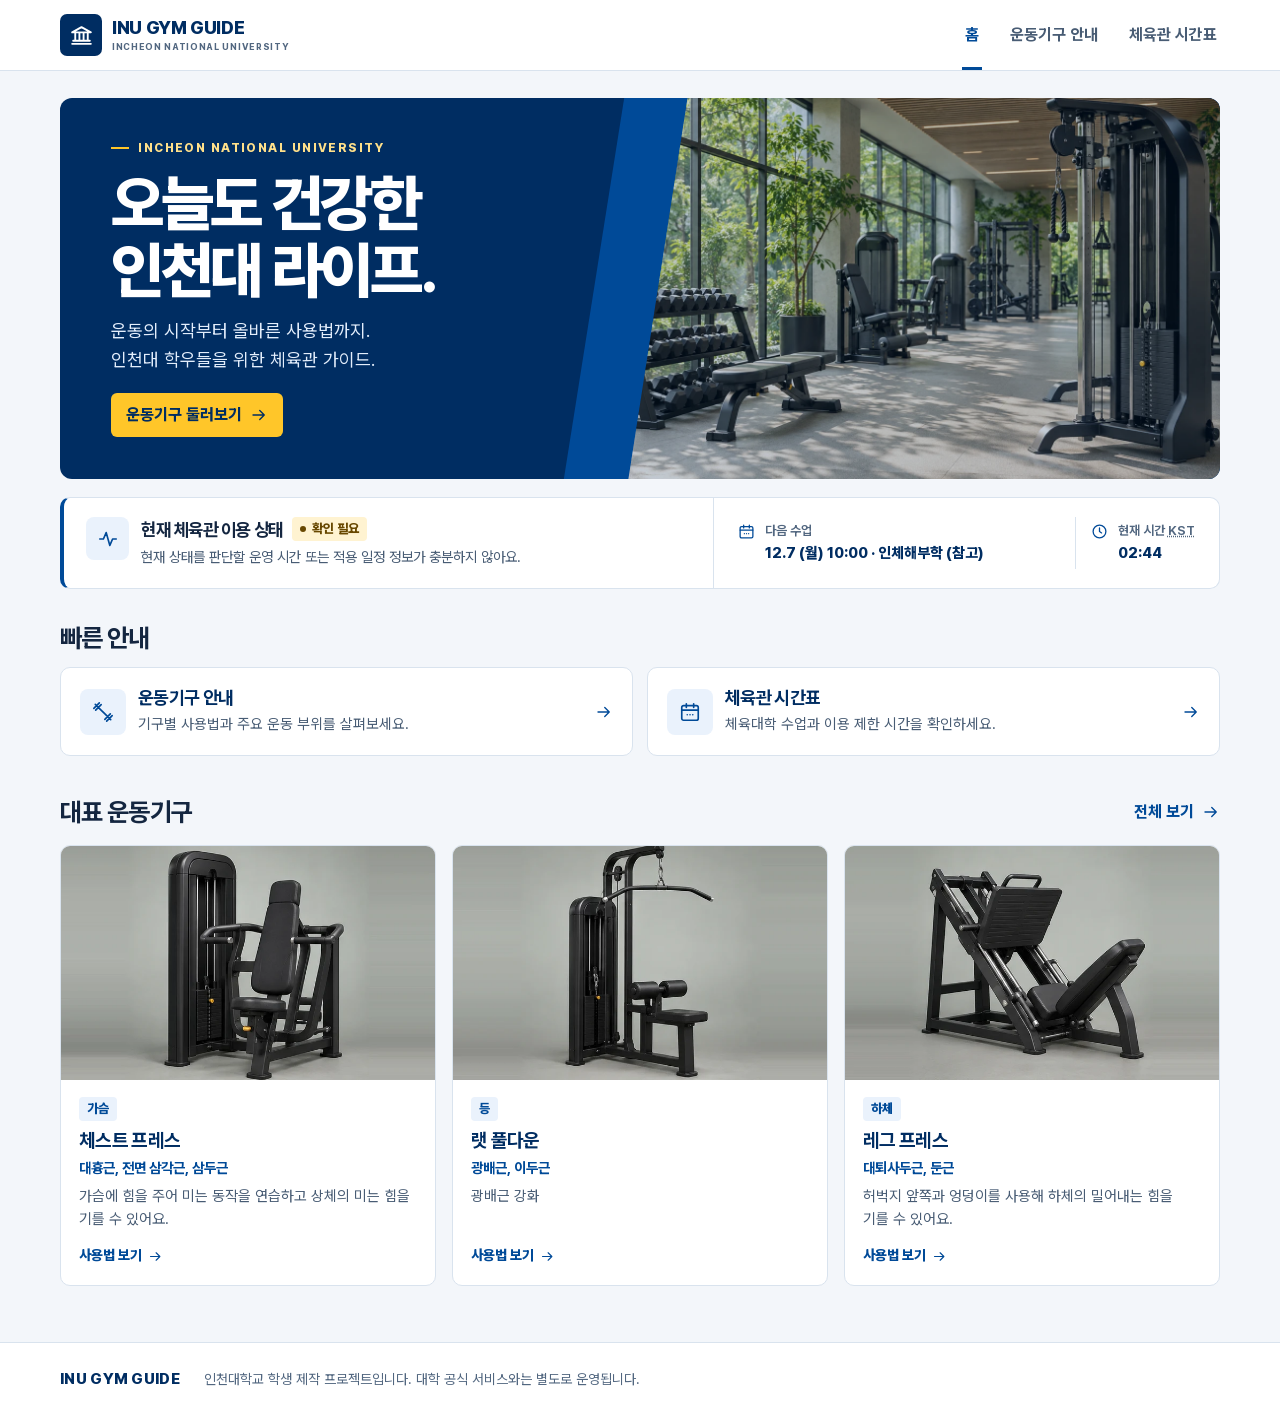
<file: docs/index.html>
<!doctype html>
<html lang="ko">
<head>
    <meta charset="UTF-8">
    <meta name="viewport" content="width=device-width, initial-scale=1">
    <meta name="description" content="인천대 학우를 위한 체육관 이용 상태, 운동기구 사용법, 주간 시간표 안내">
    <meta name="theme-color" content="#002D62">
    <title>홈 | INU GYM GUIDE</title>
    <link rel="stylesheet" href="./css/guide.css">
    <script type="module" src="./js/home.js"></script>
</head>
<body>
<a class="skip-link" href="#main">본문으로 바로가기</a>
<header class="site-header">
    <div class="container header-inner">
        <a class="brand" href="./">
            <span class="brand-mark"><svg class="icon" aria-hidden="true" focusable="false"><use href="./images/icons.svg#campus"></use></svg></span>
            <span class="brand-text">
                <strong>INU GYM GUIDE</strong>
                <small lang="en">INCHEON NATIONAL UNIVERSITY</small>
            </span>
        </a>
        <nav class="desktop-nav" aria-label="메인 메뉴">
        <a href="./" aria-current="page"><span>홈</span></a>
        <a href="./guide.html"><span>운동기구 안내</span></a>
        <a href="./schedule.html"><span>체육관 시간표</span></a>
        </nav>
    </div>
</header>
<nav class="mobile-nav" aria-label="메인 메뉴">
        <a href="./" aria-current="page"><svg class="icon" aria-hidden="true" focusable="false"><use href="./images/icons.svg#home"></use></svg><span>홈</span></a>
        <a href="./guide.html"><svg class="icon" aria-hidden="true" focusable="false"><use href="./images/icons.svg#dumbbell"></use></svg><span>운동기구</span></a>
        <a href="./schedule.html"><svg class="icon" aria-hidden="true" focusable="false"><use href="./images/icons.svg#calendar"></use></svg><span>시간표</span></a>
</nav>
<main class="container home-page" id="main" tabindex="-1">
    <section class="hero" aria-labelledby="hero-title">
        <div class="hero-copy">
            <p class="hero-kicker" lang="en">INCHEON NATIONAL UNIVERSITY</p>
            <h1 id="hero-title">오늘도 건강한<br> 인천대 라이프.</h1>
            <p class="hero-description">운동의 시작부터 올바른 사용법까지.<br>인천대 학우들을 위한 체육관 가이드.</p>
            <a class="button button-gold" href="./guide.html">운동기구 둘러보기 <svg class="icon" aria-hidden="true" focusable="false"><use href="./images/icons.svg#right"></use></svg></a>
        </div>
        <div class="hero-photo">
            <img src="./images/gym.webp" width="1200" height="800" alt="" fetchpriority="high">
        </div>
    </section>

    <section class="gym-status" data-status="UNKNOWN" aria-labelledby="gym-status-title">
        <div class="status-main">
            <span class="status-icon"><svg class="icon" aria-hidden="true" focusable="false"><use href="./images/icons.svg#activity"></use></svg></span>
            <div class="status-content">
                <div class="status-heading">
                    <h2 id="gym-status-title">현재 체육관 이용 상태</h2>
                    <span class="gym-state" role="status">확인 중</span>
                </div>
                <p class="gym-description">운영 시간과 수업 일정을 불러오는 중이에요.</p>
                <p class="gym-transition" hidden></p>
                <button class="text-button" type="button" data-retry hidden>다시 불러오기</button>
                <noscript><p>이용 상태를 보려면 JavaScript를 켜 주세요.</p></noscript>
            </div>
        </div>
        <div class="status-meta">
            <div class="status-datum">
                <svg class="icon" aria-hidden="true" focusable="false"><use href="./images/icons.svg#calendar"></use></svg>
                <div><span>다음 수업</span>
                <strong class="next-class">확인 중</strong></div>
            </div>
            <div class="status-datum status-clock">
                <svg class="icon" aria-hidden="true" focusable="false"><use href="./images/icons.svg#clock"></use></svg>
                <div><span>현재 시간 <abbr title="한국 표준시">KST</abbr></span>
                <time class="gym-checked">—</time></div>
            </div>
        </div>
    </section>

    <section class="home-section" aria-labelledby="links-title">
        <h2 id="links-title">빠른 안내</h2>
        <div class="quick-links">
            <a class="quick-card" href="./guide.html">
                <span class="quick-icon"><svg class="icon" aria-hidden="true" focusable="false"><use href="./images/icons.svg#dumbbell"></use></svg></span>
                <div><h3>운동기구 안내</h3><p>기구별 사용법과 주요 운동 부위를 살펴보세요.</p></div>
                <svg class="icon" aria-hidden="true" focusable="false"><use href="./images/icons.svg#right"></use></svg>
            </a>
            <a class="quick-card" href="./schedule.html">
                <span class="quick-icon"><svg class="icon" aria-hidden="true" focusable="false"><use href="./images/icons.svg#calendar"></use></svg></span>
                <div><h3>체육관 시간표</h3><p>체육대학 수업과 이용 제한 시간을 확인하세요.</p></div>
                <svg class="icon" aria-hidden="true" focusable="false"><use href="./images/icons.svg#right"></use></svg>
            </a>
        </div>
    </section>

    <section class="home-section" id="equipment" aria-labelledby="featured-title">
        <div class="section-heading">
            <h2 id="featured-title">대표 운동기구</h2>
            <a class="text-link" href="./guide.html">전체 보기 <svg class="icon" aria-hidden="true" focusable="false"><use href="./images/icons.svg#right"></use></svg></a>
        </div>
        <p class="feedback" id="featured-status" role="status">운동기구를 불러오는 중이에요.</p>
        <button class="text-button" type="button" data-retry hidden>다시 불러오기</button>
        <div class="catalog-grid" id="featured-grid" hidden></div>
        <noscript><p>운동기구를 보려면 JavaScript를 켜 주세요.</p></noscript>
    </section>
    <template id="equipment-card">
        <article class="equipment-card">
            <a class="card-link">
                <div class="card-media">
                    <img alt="" width="700" height="456" loading="lazy" hidden>
                    <span>이미지 준비 중</span>
                </div>
                <div class="card-body">
                    <span class="category-tag"></span>
                    <h3></h3>
                    <p class="card-muscles"></p>
                    <p class="card-benefit"></p>
                    <span class="card-cta" aria-hidden="true">사용법 보기 <svg class="icon" aria-hidden="true" focusable="false"><use href="./images/icons.svg#right"></use></svg></span>
                </div>
            </a>
        </article>
    </template>
</main>
<footer class="site-footer">
    <div class="container footer-inner">
        <a class="footer-brand" href="./">INU GYM GUIDE</a>
        <p>인천대학교 학생 제작 프로젝트입니다. 대학 공식 서비스와는 별도로 운영됩니다.</p>
    </div>
</footer>
</body>
</html>
</file>
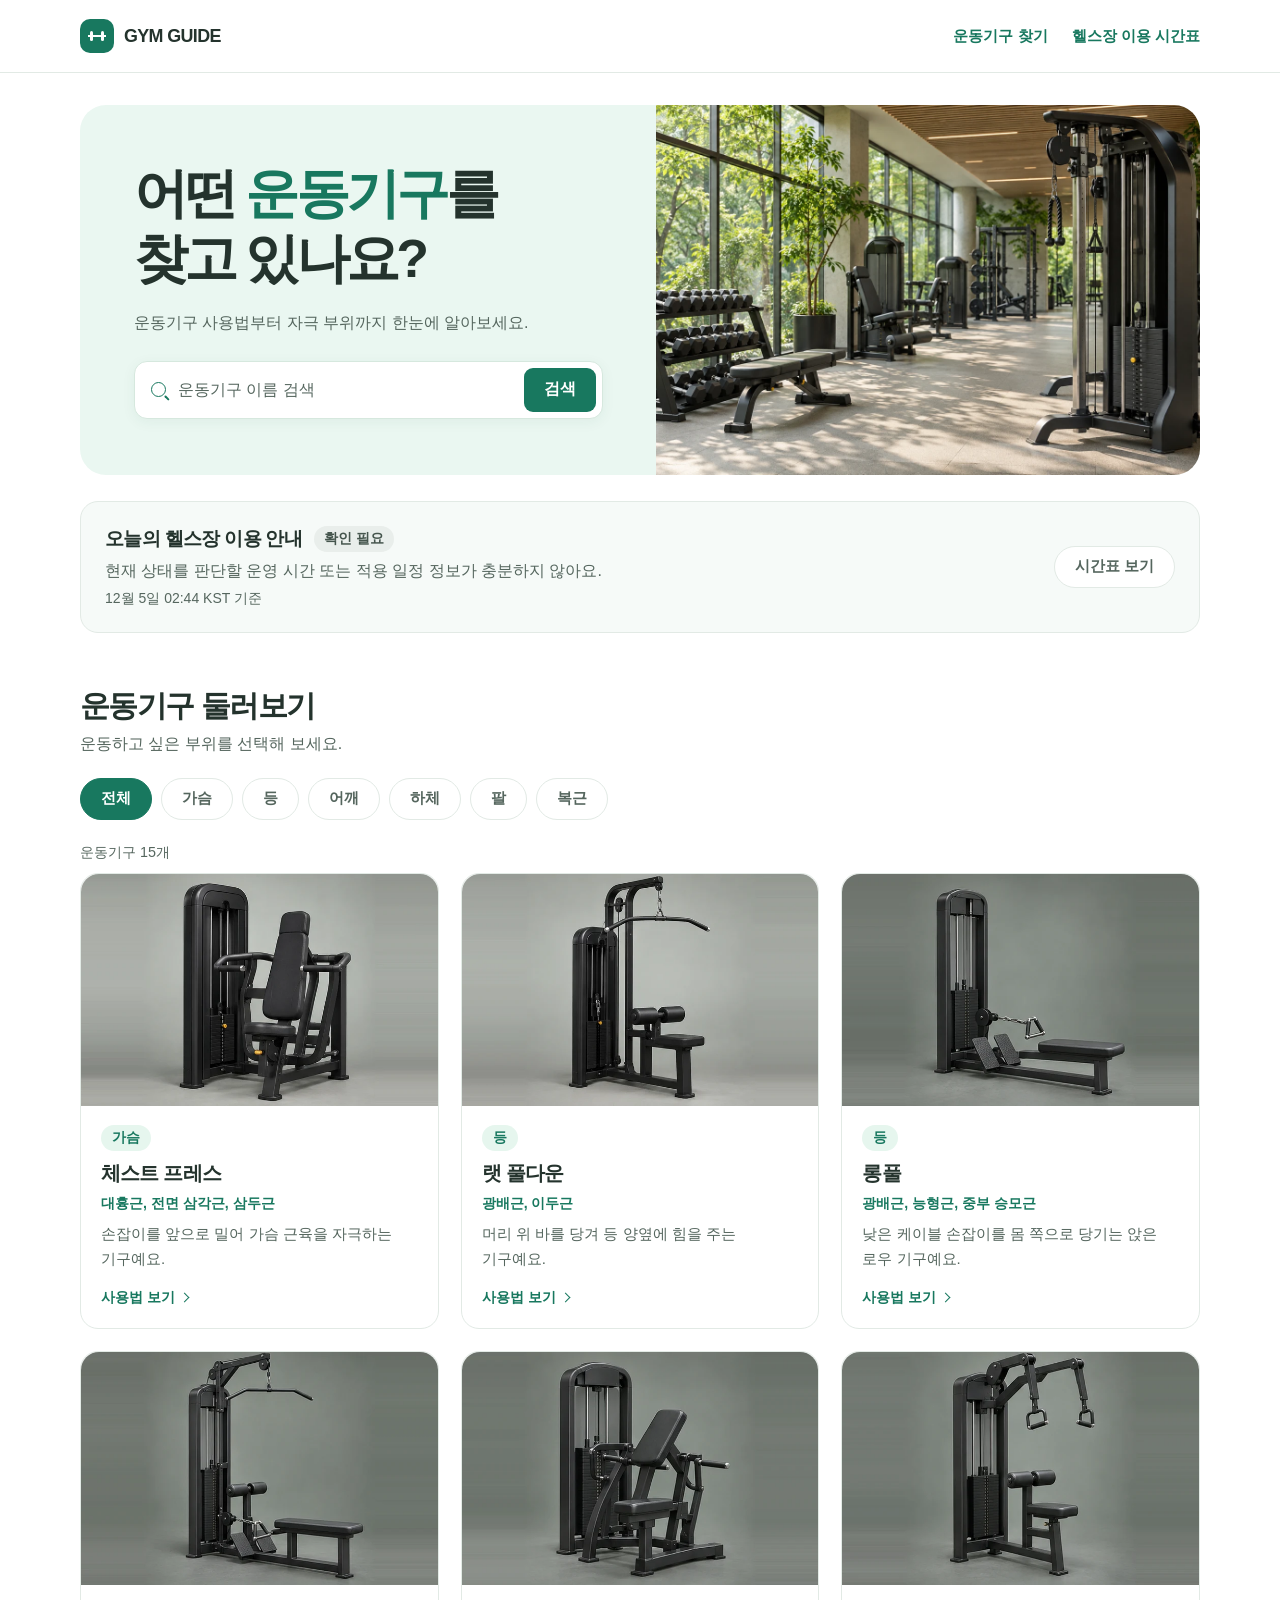
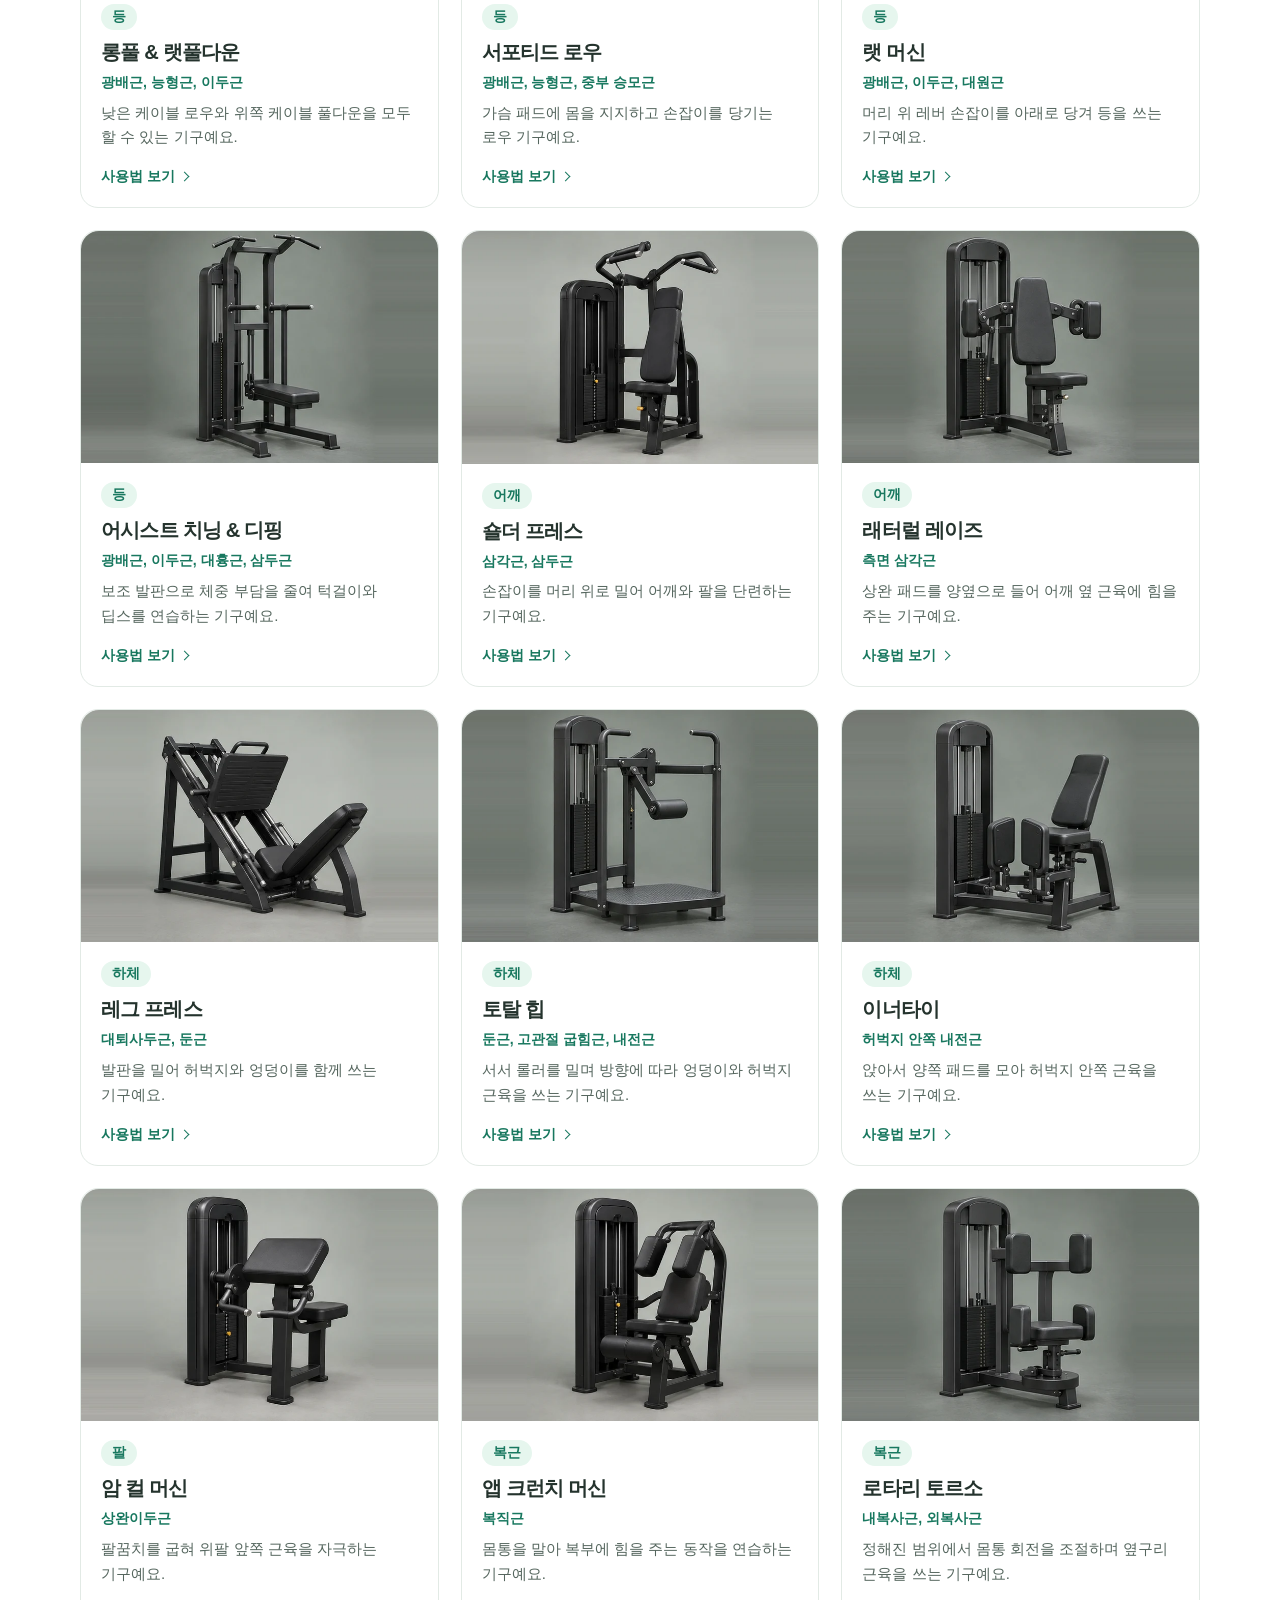
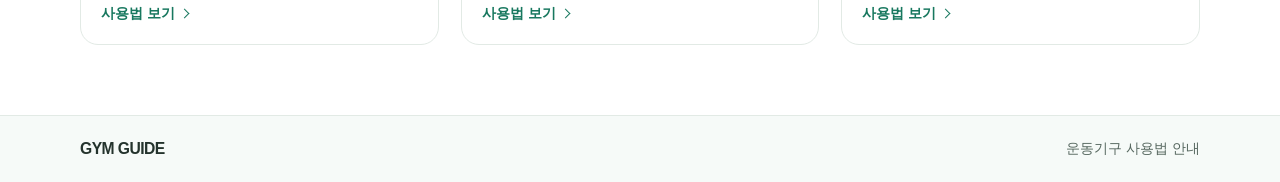
<file: static-site/index.html>
<!doctype html>
<html lang="ko">
<head>
    <meta charset="UTF-8">
    <meta name="viewport" content="width=device-width, initial-scale=1">
    <title>운동기구 찾기 | GYM GUIDE</title>
    <link rel="stylesheet" href="./css/guide.css">
    <script type="module" src="./js/catalog.js"></script>
</head>
<body>
<header class="site-header">
    <nav class="container header-inner" aria-label="메인 메뉴">
        <a class="brand" href="./">
            <span class="brand-mark" aria-hidden="true"><i class="dumbbell"></i></span>
            GYM GUIDE
        </a>
        <div class="nav-links">
            <a class="nav-link" href="./#equipment">운동기구 찾기</a>
            <a class="nav-link" href="./schedule.html">헬스장 이용 시간표</a>
        </div>
    </nav>
</header>
<main class="container">
    <section class="hero" aria-labelledby="hero-title">
        <div class="hero-content">
            <h1 id="hero-title">어떤 <span>운동기구</span>를 <br>찾고 있나요?</h1>
            <p>운동기구 사용법부터 자극 부위까지 한눈에 알아보세요.</p>
            <form class="search-form" action="./#equipment" method="get" role="search">
                <i class="search-icon" aria-hidden="true"></i>
                <label class="sr-only" for="keyword">운동기구 검색</label>
                <input id="keyword" type="search" name="q" placeholder="운동기구 이름 검색" autocomplete="off">
                <input type="hidden" name="category" disabled>
                <button class="clear-search" type="button" aria-label="검색어 지우기" hidden>×</button>
                <button class="search-submit" type="submit">검색</button>
            </form>
        </div>
        <img class="hero-image" src="./images/gym.webp" alt="" width="1200" height="800" fetchpriority="high">
    </section>

    <section class="gym-status" data-status="UNKNOWN" aria-labelledby="gym-status-title">
        <div>
            <div class="gym-status-heading">
                <h2 id="gym-status-title">오늘의 헬스장 이용 안내</h2>
                <span class="gym-state" role="status">확인 중</span>
            </div>
            <p class="gym-description">운영 시간과 수업 일정을 불러오는 중이에요.</p>
            <p class="gym-transition" hidden></p>
            <time class="gym-checked" hidden></time>
            <noscript><p>현재 이용 상태를 확인하려면 JavaScript를 켜 주세요.</p></noscript>
        </div>
        <a class="filter gym-schedule-link" href="./schedule.html">시간표 보기</a>
    </section>
    <section id="equipment" class="catalog" aria-labelledby="catalog-title">
        <div class="catalog-heading">
            <h2 id="catalog-title">운동기구 둘러보기</h2>
            <p>운동하고 싶은 부위를 선택해 보세요.</p>
        </div>
        <nav class="filters" aria-label="운동 부위별 필터" hidden></nav>
        <p class="result-count" role="status">운동기구 목록을 불러오는 중이에요.</p>
        <div class="catalog-grid" hidden></div>
        <div class="empty" hidden>
            <h3>조건에 맞는 운동기구가 없어요.</h3>
            <p>검색어를 바꾸거나 전체 운동기구를 살펴보세요.</p>
            <a class="filter" href="./#equipment">전체 운동기구 보기</a>
        </div>
        <noscript><p>운동기구 목록을 확인하려면 JavaScript를 켜 주세요.</p></noscript>
    </section>
    <template id="equipment-card">
        <article class="equipment-card">
            <a class="card-link">
                <div class="card-media">
                    <img alt="" width="700" height="456" loading="lazy" hidden>
                    <span>이미지 준비 중</span>
                </div>
                <div class="card-body">
                    <span class="category-tag"></span>
                    <h3></h3>
                    <p class="card-muscles"></p>
                    <p class="card-summary"></p>
                    <span class="card-cta" aria-hidden="true">사용법 보기 <i class="chevron"></i></span>
                </div>
            </a>
        </article>
    </template>
</main>
<footer class="site-footer">
    <div class="container footer-inner">
        <a class="brand footer-brand" href="./">GYM GUIDE</a>
        <span>운동기구 사용법 안내</span>
    </div>
</footer>
</body>
</html>
</file>
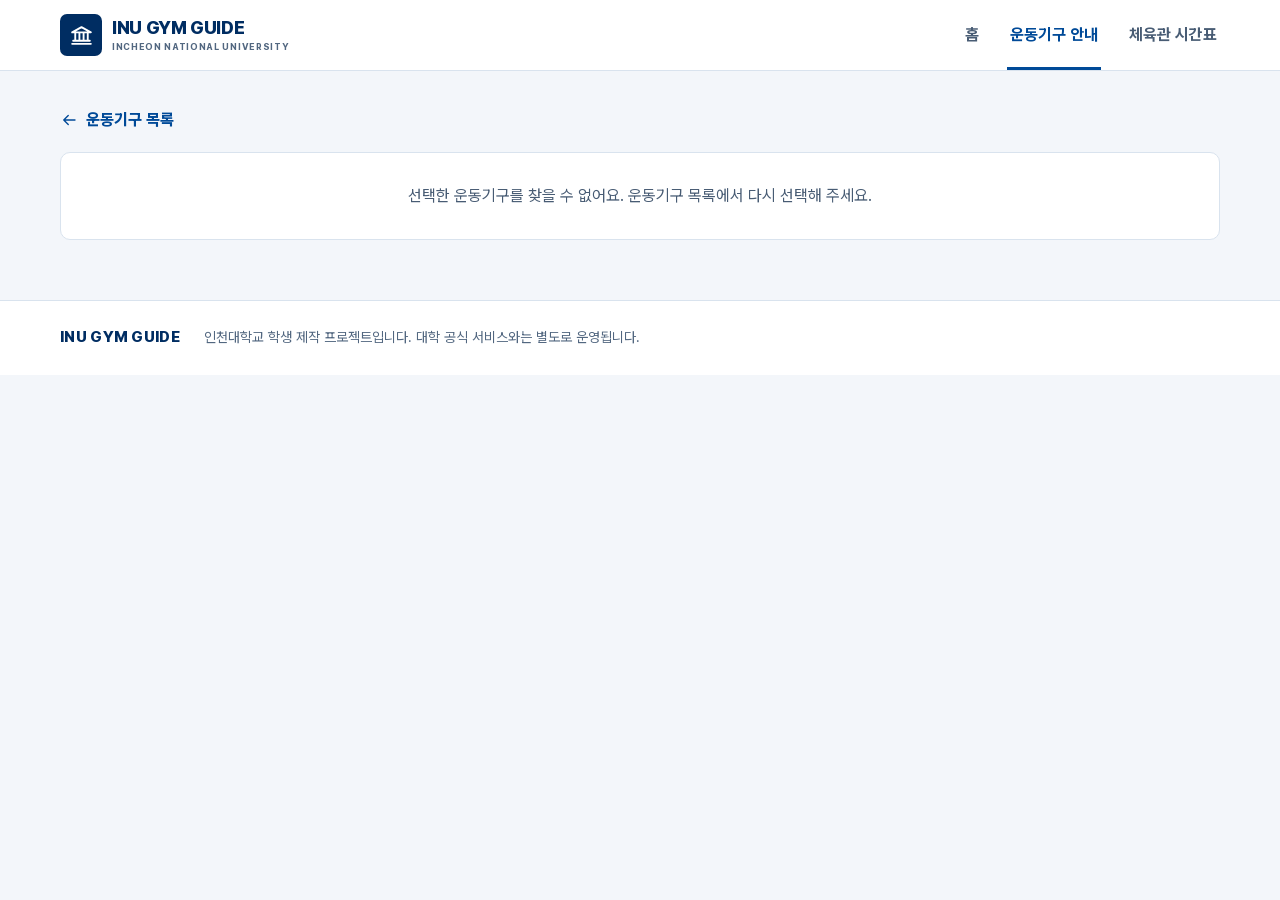
<file: docs/equipment.html>
<!doctype html>
<html lang="ko">
<head>
    <meta charset="UTF-8">
    <meta name="viewport" content="width=device-width, initial-scale=1">
    <meta name="description" content="운동기구별 운동 효과, 사용 방법과 주의사항을 확인하세요.">
    <meta name="theme-color" content="#002D62">
    <title>운동기구 사용법 | INU GYM GUIDE</title>
    <link rel="stylesheet" href="./css/guide.css">
    <script type="module" src="./js/equipment.js"></script>
</head>
<body>
<a class="skip-link" href="#main">본문으로 바로가기</a>
<header class="site-header">
    <div class="container header-inner">
        <a class="brand" href="./">
            <span class="brand-mark"><svg class="icon" aria-hidden="true" focusable="false"><use href="./images/icons.svg#campus"></use></svg></span>
            <span class="brand-text">
                <strong>INU GYM GUIDE</strong>
                <small lang="en">INCHEON NATIONAL UNIVERSITY</small>
            </span>
        </a>
        <nav class="desktop-nav" aria-label="메인 메뉴">
        <a href="./"><span>홈</span></a>
        <a href="./guide.html" aria-current="location"><span>운동기구 안내</span></a>
        <a href="./schedule.html"><span>체육관 시간표</span></a>
        </nav>
    </div>
</header>
<nav class="mobile-nav" aria-label="메인 메뉴">
        <a href="./"><svg class="icon" aria-hidden="true" focusable="false"><use href="./images/icons.svg#home"></use></svg><span>홈</span></a>
        <a href="./guide.html" aria-current="location"><svg class="icon" aria-hidden="true" focusable="false"><use href="./images/icons.svg#dumbbell"></use></svg><span>운동기구</span></a>
        <a href="./schedule.html"><svg class="icon" aria-hidden="true" focusable="false"><use href="./images/icons.svg#calendar"></use></svg><span>시간표</span></a>
</nav>
<main class="container content-page detail" id="main" tabindex="-1">
    <a class="text-link back-link" href="./guide.html"><svg class="icon" aria-hidden="true" focusable="false"><use href="./images/icons.svg#left"></use></svg> 운동기구 목록</a>
    <div class="feedback" id="detail-state">
        <p id="detail-message" role="status">운동기구 정보를 불러오는 중이에요.</p>
        <button class="button button-outline" type="button" data-retry hidden>다시 불러오기</button>
        <noscript><p>운동기구 정보를 보려면 JavaScript를 켜 주세요.</p></noscript>
    </div>
    <div id="equipment-detail" hidden>
        <div class="detail-overview">
            <div class="detail-media">
                <img alt="" width="700" height="456" hidden>
                <span>이미지 준비 중</span>
            </div>
            <div class="detail-intro">
                <span class="category-tag"></span>
                <h1></h1>
                <p class="english-name" lang="en"></p>
                <p id="summary"></p>
                <dl class="detail-facts">
                    <div><dt>주요 운동 부위</dt><dd id="muscles"></dd></div>
                    <div><dt>난이도</dt><dd id="difficulty"></dd></div>
                </dl>
            </div>
        </div>
        <div class="detail-sections">
            <section class="guide-section steps-section" aria-labelledby="steps-title">
                <h2 id="steps-title">단계별 사용 방법</h2>
                <ol class="steps" role="list"></ol>
            </section>
            <section class="guide-section benefits-section" aria-labelledby="benefits-title">
                <h2 id="benefits-title"><svg class="icon" aria-hidden="true" focusable="false"><use href="./images/icons.svg#activity"></use></svg> 운동 효과</h2>
                <div class="benefits">
                    <ul class="benefit-list"></ul>
                    <img class="muscle-image" alt="" loading="lazy" hidden>
                </div>
            </section>
            <section class="cautions" aria-labelledby="cautions-title">
                <h2 id="cautions-title"><svg class="icon" aria-hidden="true" focusable="false"><use href="./images/icons.svg#warning"></use></svg> 사용 시 주의사항</h2>
                <ul></ul>
            </section>
            <section class="guide-section videos-section" id="videos" aria-labelledby="videos-title" hidden>
                <h2 id="videos-title">운동 영상</h2>
                <div class="video-links"></div>
            </section>
        </div>
    </div>
</main>
<footer class="site-footer">
    <div class="container footer-inner">
        <a class="footer-brand" href="./">INU GYM GUIDE</a>
        <p>인천대학교 학생 제작 프로젝트입니다. 대학 공식 서비스와는 별도로 운영됩니다.</p>
    </div>
</footer>
</body>
</html>
</file>
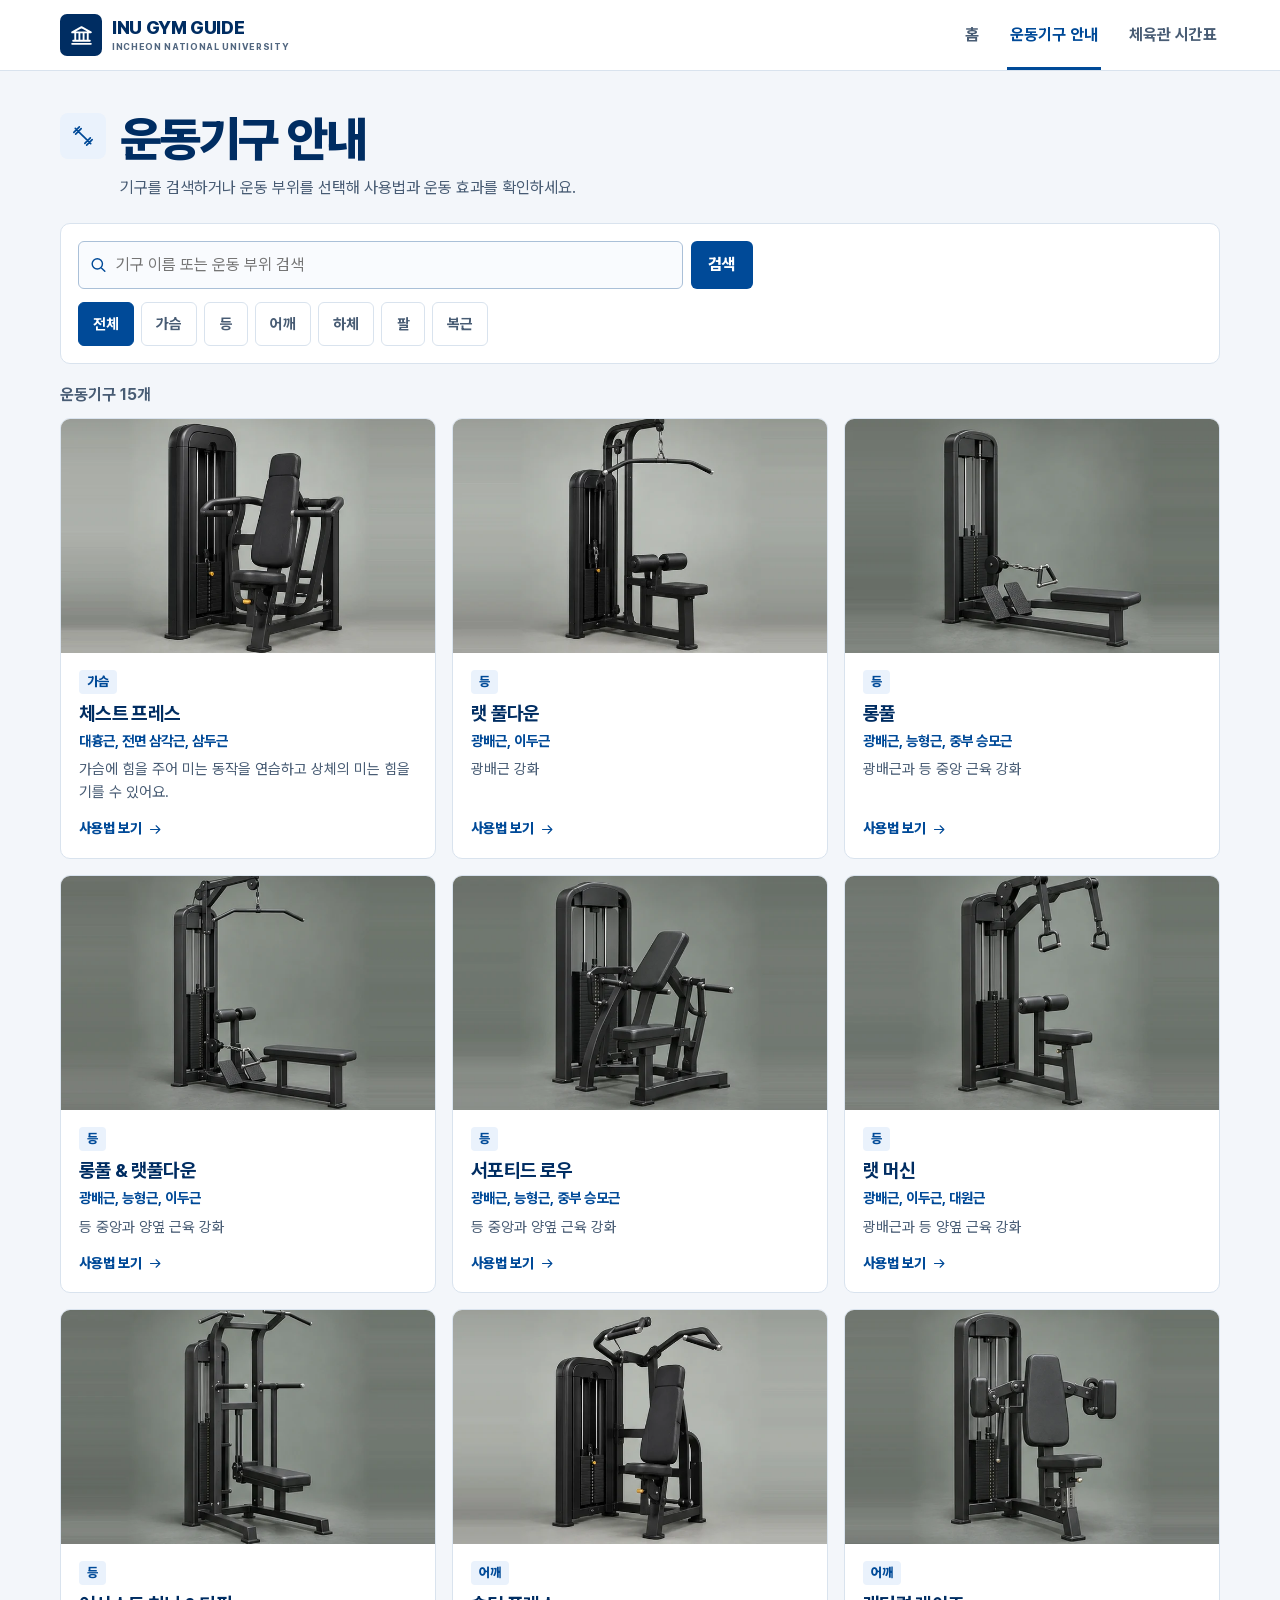
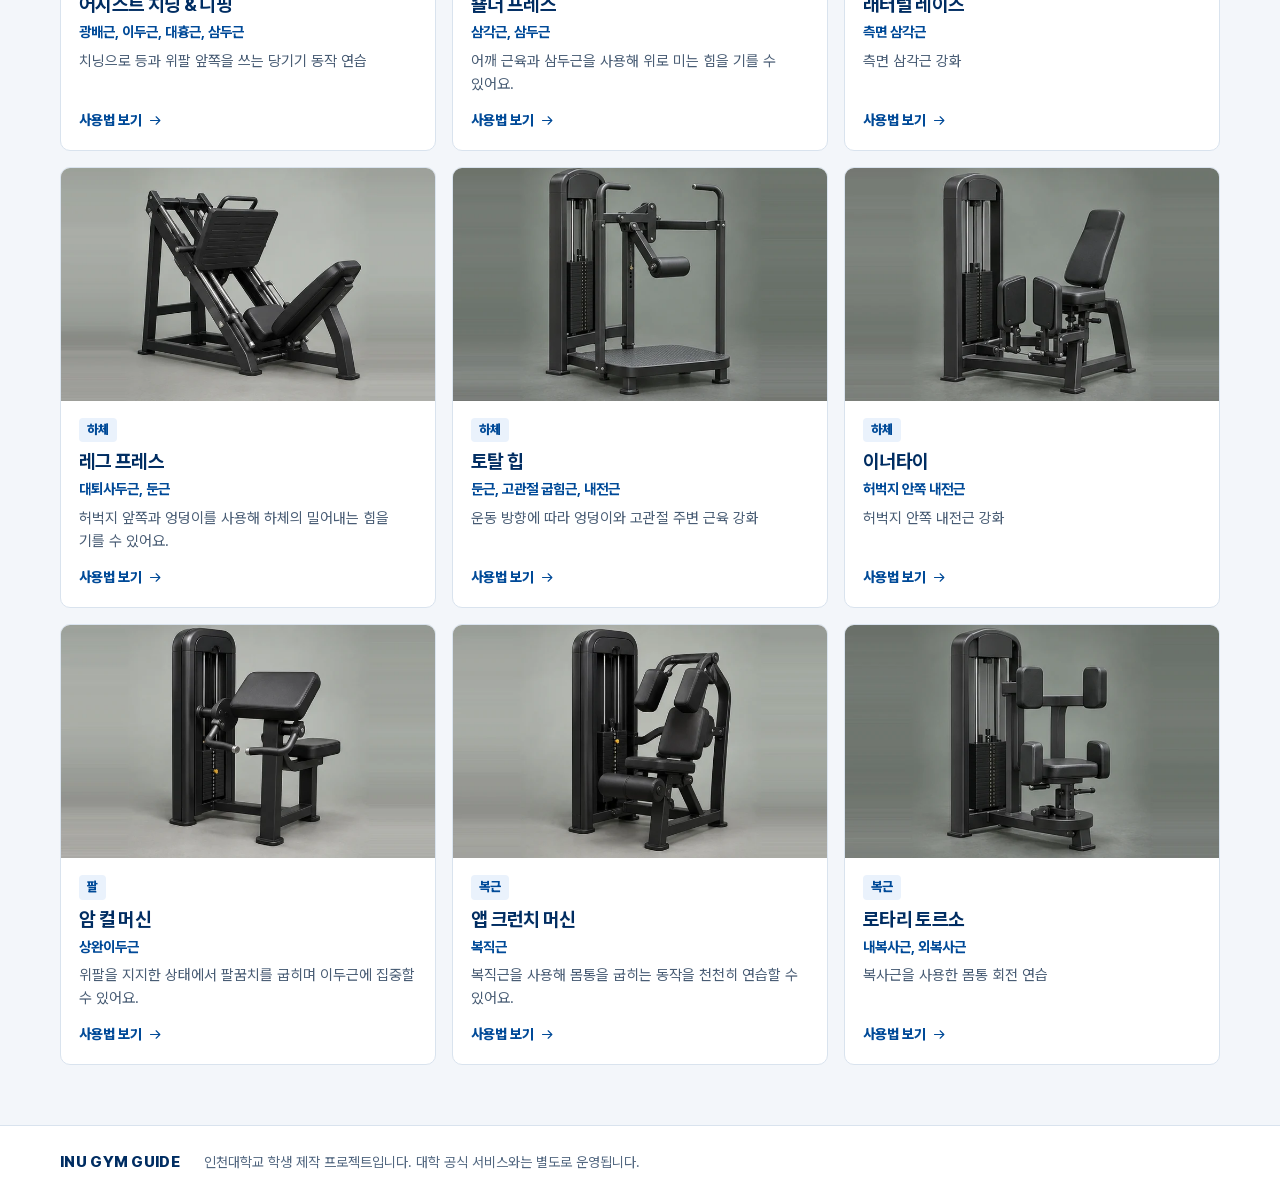
<file: docs/guide.html>
<!doctype html>
<html lang="ko">
<head>
    <meta charset="UTF-8">
    <meta name="viewport" content="width=device-width, initial-scale=1">
    <meta name="description" content="운동기구를 이름이나 운동 부위로 검색하고 사용법을 확인하세요.">
    <meta name="theme-color" content="#002D62">
    <title>운동기구 안내 | INU GYM GUIDE</title>
    <link rel="stylesheet" href="./css/guide.css">
    <script type="module" src="./js/catalog.js"></script>
</head>
<body>
<a class="skip-link" href="#main">본문으로 바로가기</a>
<header class="site-header">
    <div class="container header-inner">
        <a class="brand" href="./">
            <span class="brand-mark"><svg class="icon" aria-hidden="true" focusable="false"><use href="./images/icons.svg#campus"></use></svg></span>
            <span class="brand-text">
                <strong>INU GYM GUIDE</strong>
                <small lang="en">INCHEON NATIONAL UNIVERSITY</small>
            </span>
        </a>
        <nav class="desktop-nav" aria-label="메인 메뉴">
        <a href="./"><span>홈</span></a>
        <a href="./guide.html" aria-current="page"><span>운동기구 안내</span></a>
        <a href="./schedule.html"><span>체육관 시간표</span></a>
        </nav>
    </div>
</header>
<nav class="mobile-nav" aria-label="메인 메뉴">
        <a href="./"><svg class="icon" aria-hidden="true" focusable="false"><use href="./images/icons.svg#home"></use></svg><span>홈</span></a>
        <a href="./guide.html" aria-current="page"><svg class="icon" aria-hidden="true" focusable="false"><use href="./images/icons.svg#dumbbell"></use></svg><span>운동기구</span></a>
        <a href="./schedule.html"><svg class="icon" aria-hidden="true" focusable="false"><use href="./images/icons.svg#calendar"></use></svg><span>시간표</span></a>
</nav>
<main class="container content-page" id="main" tabindex="-1">
    <header class="page-intro">
        <span class="intro-icon"><svg class="icon" aria-hidden="true" focusable="false"><use href="./images/icons.svg#dumbbell"></use></svg></span>
        <div><h1>운동기구 안내</h1><p>기구를 검색하거나 운동 부위를 선택해 사용법과 운동 효과를 확인하세요.</p></div>
    </header>
    <section class="catalog" aria-label="운동기구 목록">
        <div class="search-panel">
            <form class="search-form" action="./guide.html" method="get" role="search">
                <label for="keyword" class="sr-only">운동기구 이름 또는 운동 부위 검색</label>
                <div class="search-field">
                    <svg class="icon" aria-hidden="true" focusable="false"><use href="./images/icons.svg#search"></use></svg>
                    <input id="keyword" type="search" name="q" placeholder="기구 이름 또는 운동 부위 검색" autocomplete="off">
                    <button class="icon-button clear-search" type="button" aria-label="검색어 지우기" hidden><svg class="icon" aria-hidden="true" focusable="false"><use href="./images/icons.svg#close"></use></svg></button>
                </div>
                <input type="hidden" name="category" disabled>
                <button class="button button-blue" type="submit">검색</button>
            </form>
            <nav class="filters" aria-label="운동 부위별 필터" hidden></nav>
        </div>
        <p class="result-count" role="status">운동기구 목록을 불러오는 중이에요.</p>
        <div class="catalog-grid" hidden></div>
        <div class="feedback empty" hidden>
            <svg class="icon" aria-hidden="true" focusable="false"><use href="./images/icons.svg#search"></use></svg>
            <h2>검색 결과가 없어요</h2>
            <p>검색어를 바꾸거나 다른 운동 부위를 선택해 보세요.</p>
            <a class="button button-outline" href="./guide.html">전체 운동기구 보기</a>
        </div>
        <div class="feedback load-error" hidden>
            <svg class="icon" aria-hidden="true" focusable="false"><use href="./images/icons.svg#info"></use></svg>
            <p>연결 상태를 확인한 뒤 다시 시도해 주세요.</p>
            <button class="button button-outline" type="button" data-retry>다시 불러오기</button>
        </div>
        <noscript><p>운동기구 목록을 보려면 JavaScript를 켜 주세요.</p></noscript>
    </section>
    <template id="equipment-card">
        <article class="equipment-card">
            <a class="card-link">
                <div class="card-media">
                    <img alt="" width="700" height="456" loading="lazy" hidden>
                    <span>이미지 준비 중</span>
                </div>
                <div class="card-body">
                    <span class="category-tag"></span>
                    <h3></h3>
                    <p class="card-muscles"></p>
                    <p class="card-benefit"></p>
                    <span class="card-cta" aria-hidden="true">사용법 보기 <svg class="icon" aria-hidden="true" focusable="false"><use href="./images/icons.svg#right"></use></svg></span>
                </div>
            </a>
        </article>
    </template>
</main>
<footer class="site-footer">
    <div class="container footer-inner">
        <a class="footer-brand" href="./">INU GYM GUIDE</a>
        <p>인천대학교 학생 제작 프로젝트입니다. 대학 공식 서비스와는 별도로 운영됩니다.</p>
    </div>
</footer>
</body>
</html>
</file>
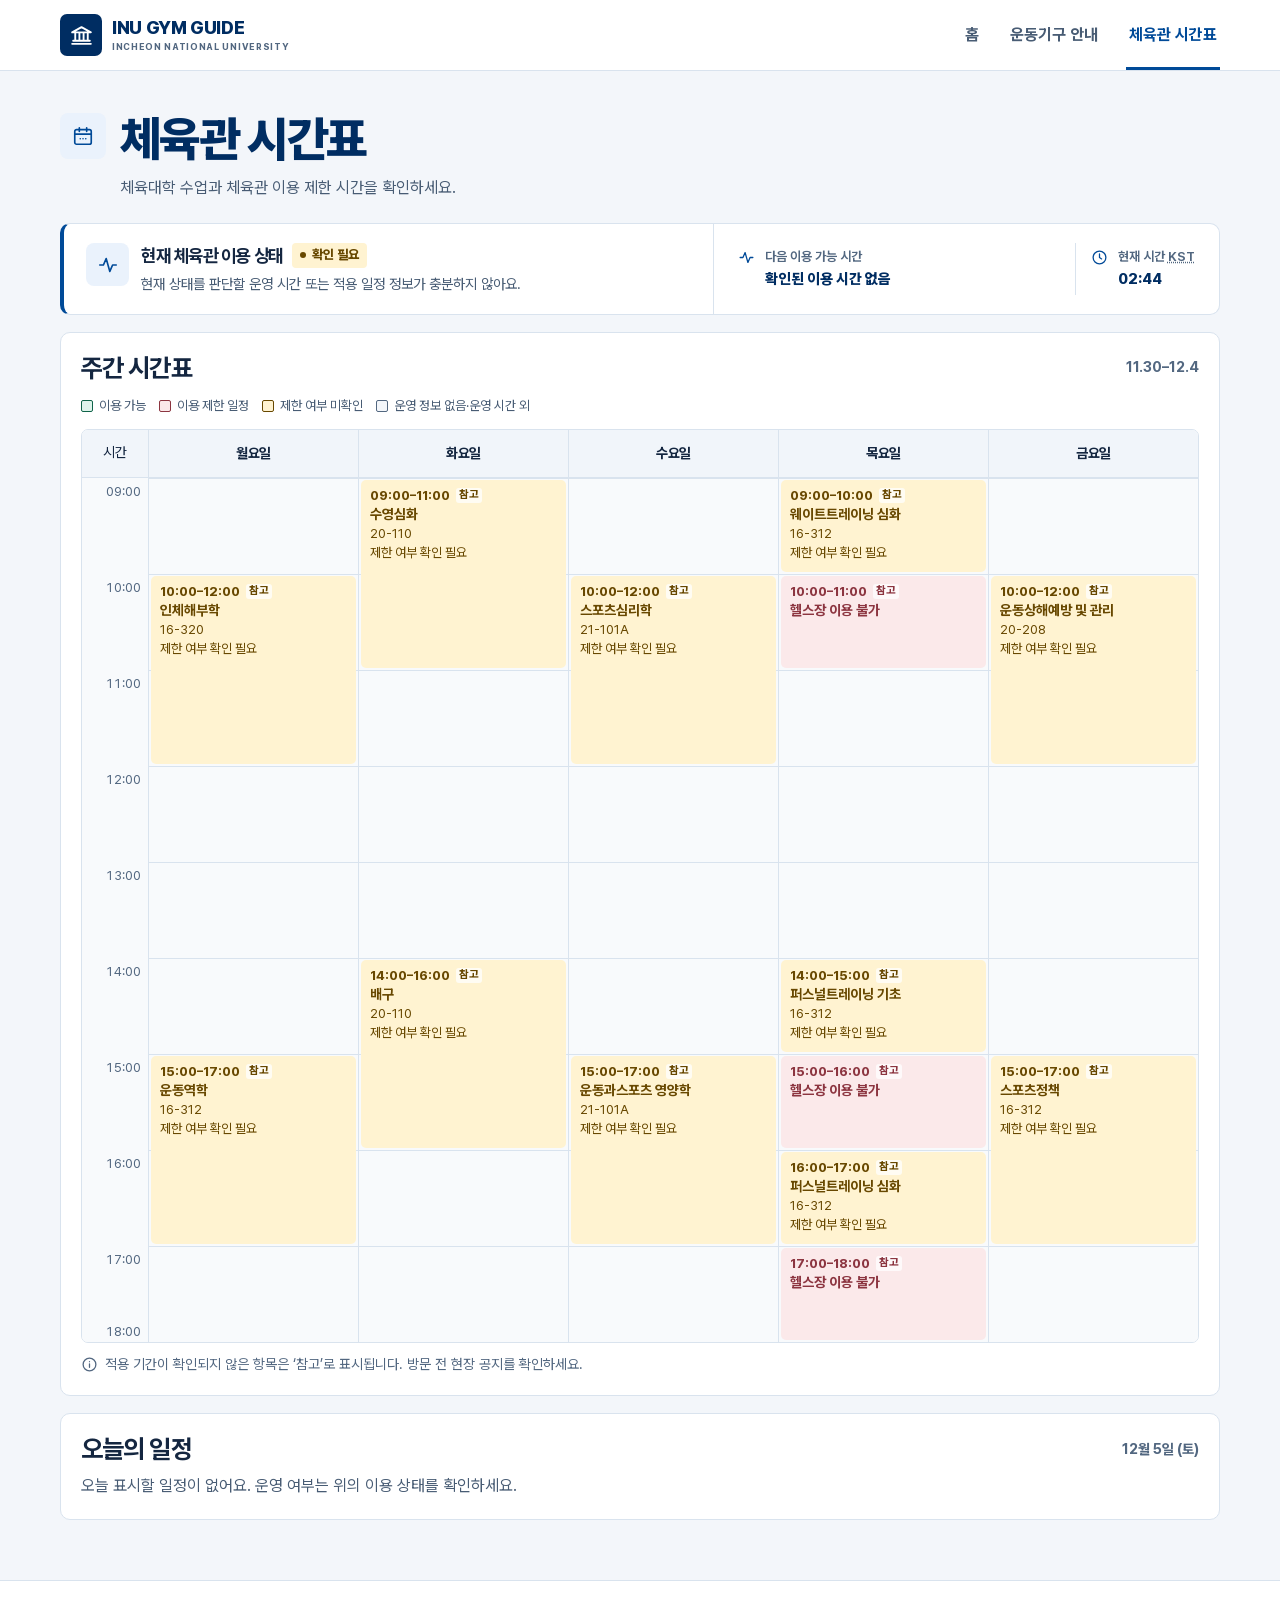
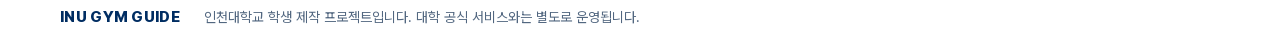
<file: docs/schedule.html>
<!doctype html>
<html lang="ko">
<head>
    <meta charset="UTF-8">
    <meta name="viewport" content="width=device-width, initial-scale=1">
    <meta name="description" content="서울 시간 기준 현재 체육관 이용 상태와 체육대학 수업 시간표를 확인하세요.">
    <meta name="theme-color" content="#002D62">
    <title>체육관 시간표 | INU GYM GUIDE</title>
    <link rel="stylesheet" href="./css/guide.css">
    <script type="module" src="./js/timetable.js"></script>
</head>
<body>
<a class="skip-link" href="#main">본문으로 바로가기</a>
<header class="site-header">
    <div class="container header-inner">
        <a class="brand" href="./">
            <span class="brand-mark"><svg class="icon" aria-hidden="true" focusable="false"><use href="./images/icons.svg#campus"></use></svg></span>
            <span class="brand-text">
                <strong>INU GYM GUIDE</strong>
                <small lang="en">INCHEON NATIONAL UNIVERSITY</small>
            </span>
        </a>
        <nav class="desktop-nav" aria-label="메인 메뉴">
        <a href="./"><span>홈</span></a>
        <a href="./guide.html"><span>운동기구 안내</span></a>
        <a href="./schedule.html" aria-current="page"><span>체육관 시간표</span></a>
        </nav>
    </div>
</header>
<nav class="mobile-nav" aria-label="메인 메뉴">
        <a href="./"><svg class="icon" aria-hidden="true" focusable="false"><use href="./images/icons.svg#home"></use></svg><span>홈</span></a>
        <a href="./guide.html"><svg class="icon" aria-hidden="true" focusable="false"><use href="./images/icons.svg#dumbbell"></use></svg><span>운동기구</span></a>
        <a href="./schedule.html" aria-current="page"><svg class="icon" aria-hidden="true" focusable="false"><use href="./images/icons.svg#calendar"></use></svg><span>시간표</span></a>
</nav>
<main class="container content-page schedule-page" id="main" tabindex="-1">
    <header class="page-intro">
        <span class="intro-icon"><svg class="icon" aria-hidden="true" focusable="false"><use href="./images/icons.svg#calendar"></use></svg></span>
        <div><h1>체육관 시간표</h1><p>체육대학 수업과 체육관 이용 제한 시간을 확인하세요.</p></div>
    </header>
    <section class="gym-status" data-status="UNKNOWN" aria-labelledby="gym-status-title">
        <div class="status-main">
            <span class="status-icon"><svg class="icon" aria-hidden="true" focusable="false"><use href="./images/icons.svg#activity"></use></svg></span>
            <div class="status-content">
                <div class="status-heading">
                    <h2 id="gym-status-title">현재 체육관 이용 상태</h2>
                    <span class="gym-state" role="status">확인 중</span>
                </div>
                <p class="gym-description">운영 시간과 수업 일정을 불러오는 중이에요.</p>
                <p class="gym-transition" hidden></p>
                <button class="text-button" type="button" data-retry hidden>다시 불러오기</button>
                <noscript><p>이용 상태를 보려면 JavaScript를 켜 주세요.</p></noscript>
            </div>
        </div>
        <div class="status-meta">
            <div class="status-datum">
                <svg class="icon" aria-hidden="true" focusable="false"><use href="./images/icons.svg#activity"></use></svg>
                <div><span>다음 이용 가능 시간</span>
                <strong class="next-available">확인 중</strong></div>
            </div>
            <div class="status-datum status-clock">
                <svg class="icon" aria-hidden="true" focusable="false"><use href="./images/icons.svg#clock"></use></svg>
                <div><span>현재 시간 <abbr title="한국 표준시">KST</abbr></span>
                <time class="gym-checked">—</time></div>
            </div>
        </div>
    </section>
    <div id="schedule-state" class="feedback" role="status">시간표를 불러오는 중이에요.</div>
    <section id="week" class="schedule-section week-panel" aria-labelledby="week-title" hidden>
        <div class="section-heading week-heading">
            <h2 id="week-title">주간 시간표</h2>
            <span class="week-range" id="week-range"></span>
        </div>
        <ul class="schedule-legend" aria-label="시간표 색상 안내">
            <li><i class="legend-clear" aria-hidden="true"></i>이용 가능</li>
            <li><i class="legend-restricted" aria-hidden="true"></i>이용 제한 일정</li>
            <li><i class="legend-pending" aria-hidden="true"></i>제한 여부 미확인</li>
            <li><i class="legend-neutral" aria-hidden="true"></i>운영 정보 없음·운영 시간 외</li>
        </ul>
        <nav class="schedule-tabs" aria-label="요일 선택"></nav>
        <div class="calendar"></div>
        <p class="schedule-footnote"><svg class="icon" aria-hidden="true" focusable="false"><use href="./images/icons.svg#info"></use></svg><span>적용 기간이 확인되지 않은 항목은 ‘참고’로 표시됩니다. 방문 전 현장 공지를 확인하세요.</span></p>
    </section>
    <section id="today" class="schedule-section today-panel" aria-labelledby="today-title" hidden>
        <div class="section-heading">
            <h2 id="today-title">오늘의 일정</h2>
            <time id="today-date"></time>
        </div>
        <p class="schedule-empty" hidden>오늘 표시할 일정이 없어요. 운영 여부는 위의 이용 상태를 확인하세요.</p>
        <ul class="today-list" hidden></ul>
    </section>
    <noscript><p>시간표를 보려면 JavaScript를 켜 주세요.</p></noscript>
</main>
<footer class="site-footer">
    <div class="container footer-inner">
        <a class="footer-brand" href="./">INU GYM GUIDE</a>
        <p>인천대학교 학생 제작 프로젝트입니다. 대학 공식 서비스와는 별도로 운영됩니다.</p>
    </div>
</footer>
</body>
</html>
</file>
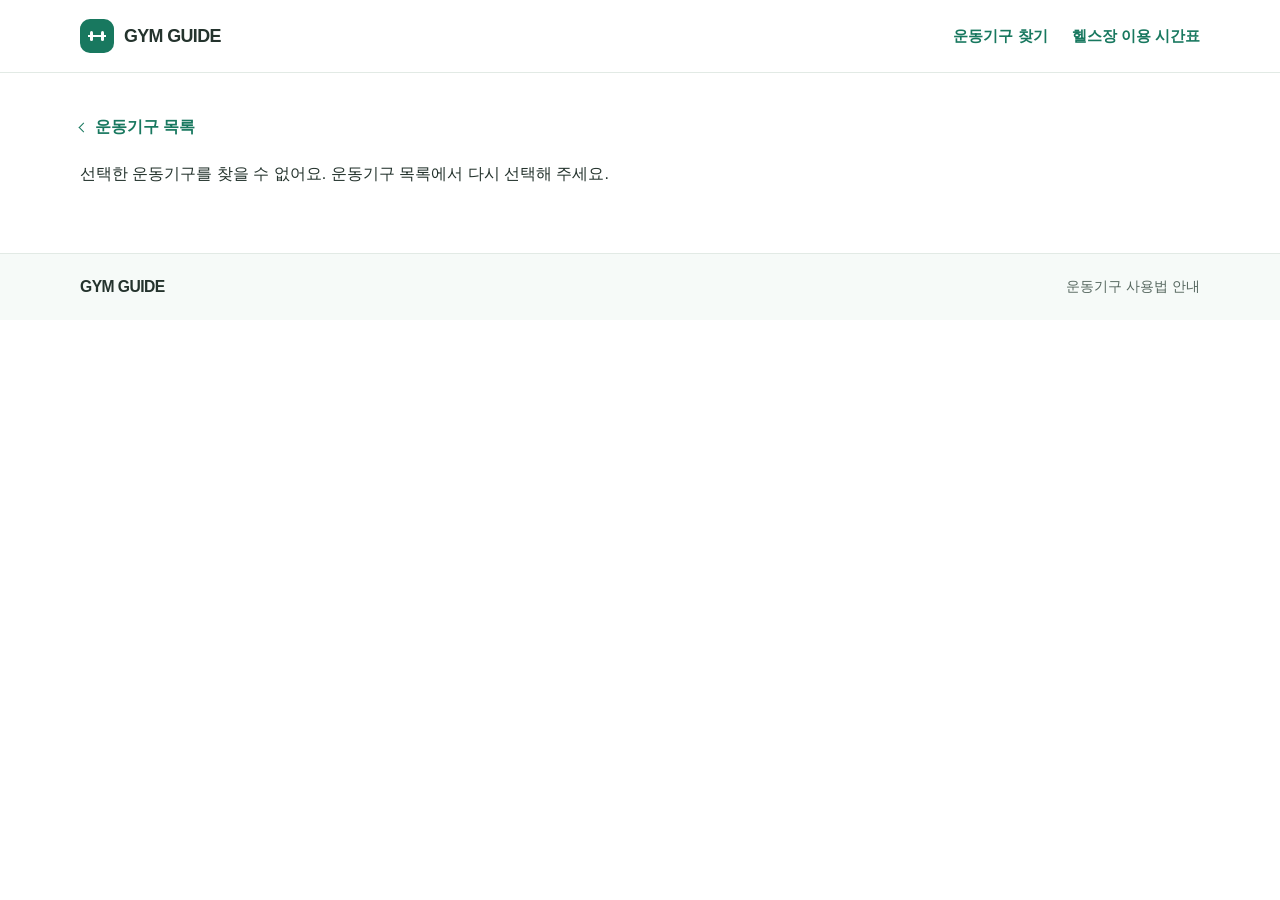
<file: static-site/equipment.html>
<!doctype html>
<html lang="ko">
<head>
    <meta charset="UTF-8">
    <meta name="viewport" content="width=device-width, initial-scale=1">
    <title>운동기구 사용법 | GYM GUIDE</title>
    <link rel="stylesheet" href="./css/guide.css">
    <script type="module" src="./js/equipment.js"></script>
</head>
<body>
<header class="site-header">
    <nav class="container header-inner" aria-label="메인 메뉴">
        <a class="brand" href="./">
            <span class="brand-mark" aria-hidden="true"><i class="dumbbell"></i></span>
            GYM GUIDE
        </a>
        <div class="nav-links">
            <a class="nav-link" href="./#equipment">운동기구 찾기</a>
            <a class="nav-link" href="./schedule.html">헬스장 이용 시간표</a>
        </div>
    </nav>
</header>
<main class="container detail">
    <a class="back-link" href="./#equipment">
        <i class="chevron chevron-back" aria-hidden="true"></i> 운동기구 목록
    </a>
    <p id="detail-message" role="status">운동기구 정보를 불러오는 중이에요.</p>
    <noscript><p>운동기구 정보를 확인하려면 JavaScript를 켜 주세요.</p></noscript>
    <div id="equipment-detail" hidden>
        <div class="detail-overview">
            <div class="detail-media">
                <img alt="" width="700" height="456" hidden>
                <span>이미지 준비 중</span>
            </div>
            <div class="detail-intro">
                <span class="category-tag"></span>
                <h1></h1>
                <p class="english-name"></p>
                <p id="summary"></p>
                <dl class="detail-facts">
                    <dt>자극 부위</dt>
                    <dd id="muscles"></dd>
                    <dt>난이도</dt>
                    <dd id="difficulty"></dd>
                </dl>
            </div>
        </div>
        <div class="detail-sections">
            <section class="guide-section" aria-labelledby="benefits-title">
                <h2 id="benefits-title">운동 효과</h2>
                <div class="benefits">
                    <ul class="benefit-list"></ul>
                    <img class="muscle-image" alt="" loading="lazy" hidden>
                </div>
            </section>
            <section class="guide-section" aria-labelledby="steps-title">
                <h2 id="steps-title">사용 방법</h2>
                <ol class="steps" role="list"></ol>
            </section>
            <section class="guide-section" id="videos" aria-labelledby="videos-title" hidden>
                <h2 id="videos-title">운동 영상</h2>
                <div class="video-links"></div>
            </section>
            <section class="cautions" aria-labelledby="cautions-title">
                <h2 id="cautions-title">주의사항</h2>
                <ul></ul>
            </section>
        </div>
    </div>
</main>
<footer class="site-footer">
    <div class="container footer-inner">
        <a class="brand footer-brand" href="./">GYM GUIDE</a>
        <span>운동기구 사용법 안내</span>
    </div>
</footer>
</body>
</html>
</file>
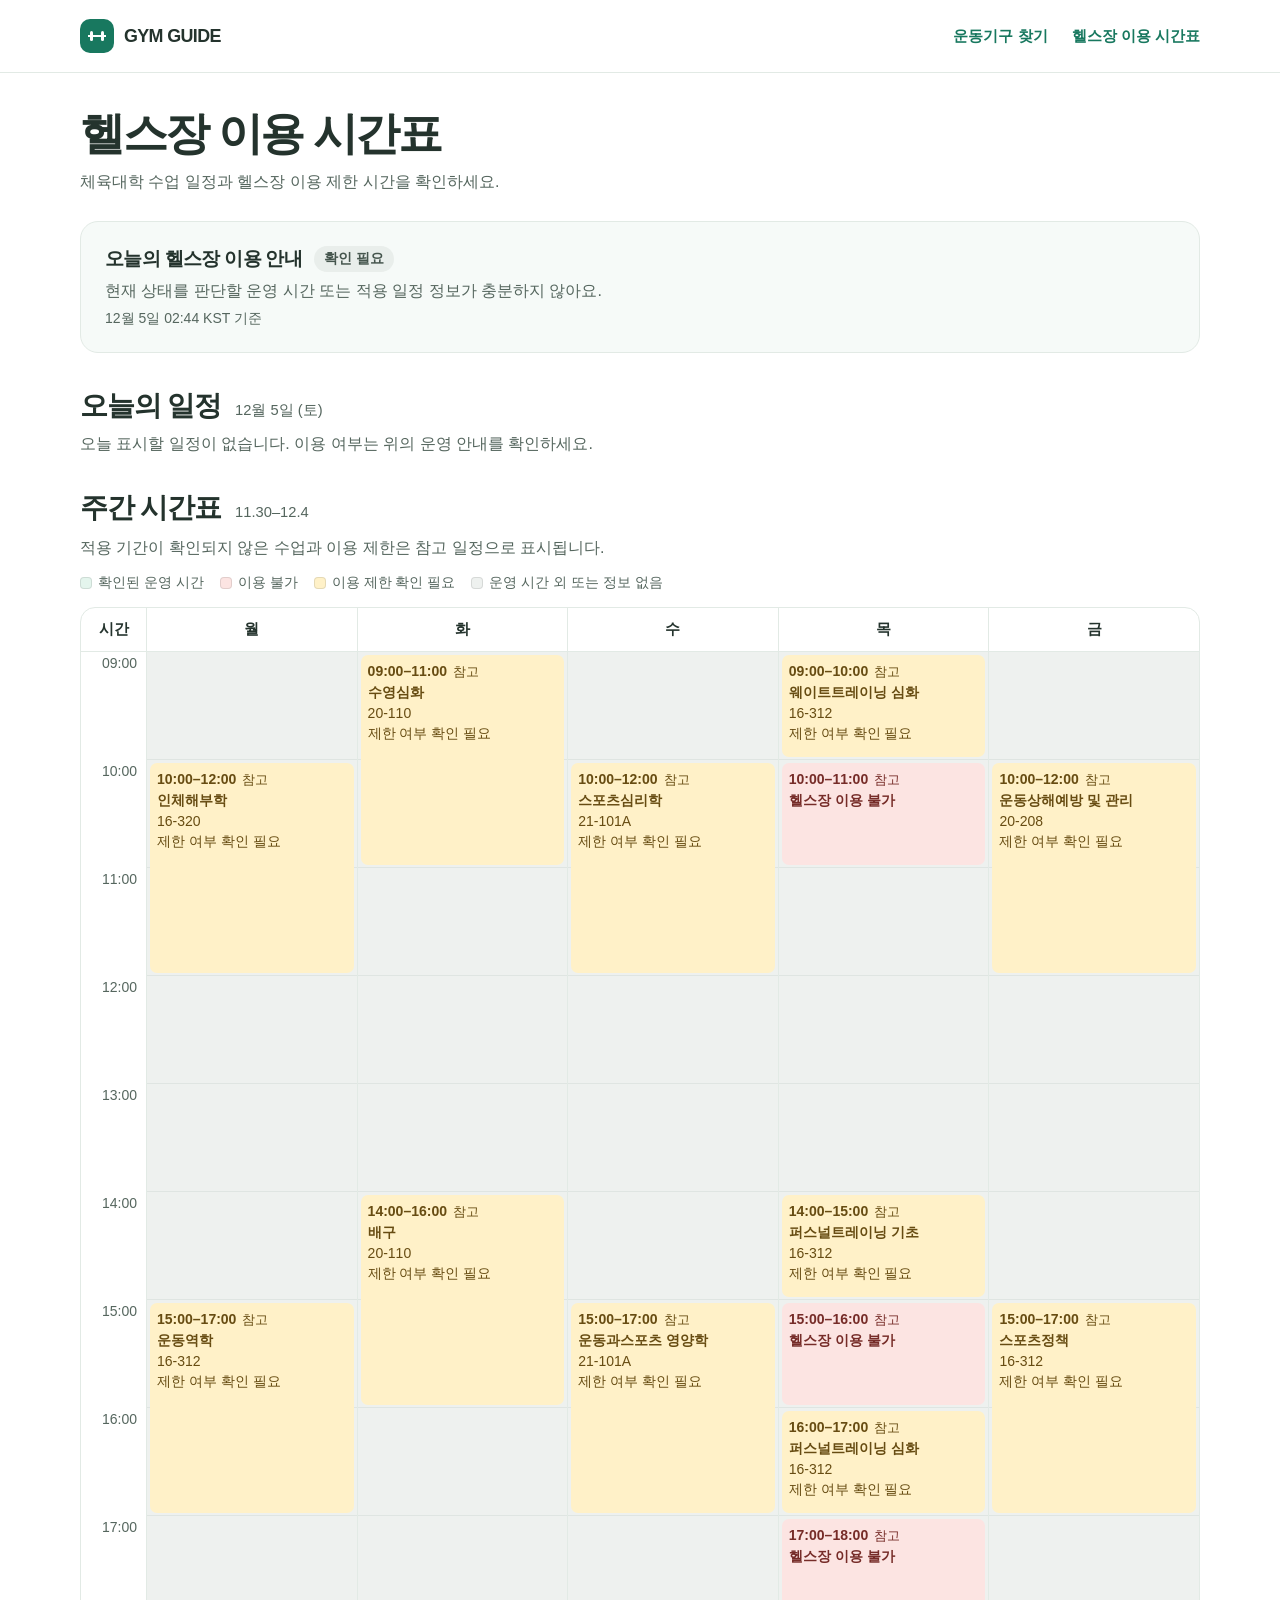
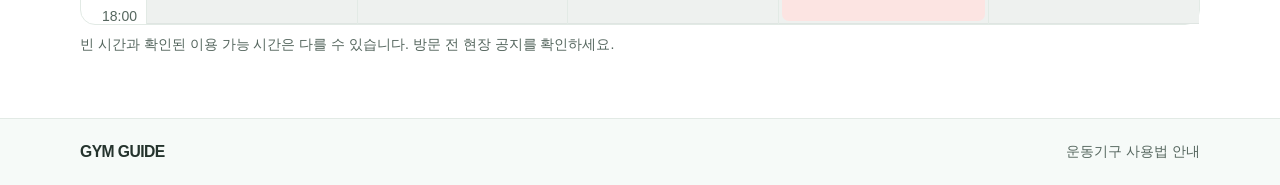
<file: static-site/schedule.html>
<!doctype html>
<html lang="ko">
<head>
    <meta charset="UTF-8">
    <meta name="viewport" content="width=device-width, initial-scale=1">
    <title>헬스장 이용 시간표 | GYM GUIDE</title>
    <link rel="stylesheet" href="./css/guide.css">
    <script type="module" src="./js/timetable.js"></script>
</head>
<body>
<header class="site-header">
    <nav class="container header-inner" aria-label="메인 메뉴">
        <a class="brand" href="./">
            <span class="brand-mark" aria-hidden="true"><i class="dumbbell"></i></span>
            GYM GUIDE
        </a>
        <div class="nav-links">
            <a class="nav-link" href="./#equipment">운동기구 찾기</a>
            <a class="nav-link" href="./schedule.html">헬스장 이용 시간표</a>
        </div>
    </nav>
</header>
<main class="container schedule-page">
    <h1>헬스장 이용 시간표</h1>
    <p class="schedule-description">체육대학 수업 일정과 헬스장 이용 제한 시간을 확인하세요.</p>
    <section class="gym-status" data-status="UNKNOWN" aria-labelledby="gym-status-title">
        <div>
            <div class="gym-status-heading">
                <h2 id="gym-status-title">오늘의 헬스장 이용 안내</h2>
                <span class="gym-state" role="status">확인 중</span>
            </div>
            <p class="gym-description">운영 시간과 수업 일정을 불러오는 중이에요.</p>
            <p class="gym-transition" hidden></p>
            <time class="gym-checked" hidden></time>
            <noscript><p>현재 이용 상태를 확인하려면 JavaScript를 켜 주세요.</p></noscript>
        </div>
    </section>

    <section class="schedule-section" aria-labelledby="today-title">
        <div class="schedule-heading">
            <h2 id="today-title">오늘의 일정</h2>
            <time id="today-date"></time>
        </div>
        <p class="schedule-empty">오늘 일정을 불러오는 중이에요.</p>
        <ul class="today-list" hidden></ul>
    </section>

    <section id="week" class="schedule-section" aria-labelledby="week-title" hidden>
        <div class="schedule-heading">
            <h2 id="week-title">주간 시간표</h2>
            <span id="week-range"></span>
        </div>
        <p class="schedule-description">적용 기간이 확인되지 않은 수업과 이용 제한은 참고 일정으로 표시됩니다.</p>
        <ul class="schedule-legend" aria-label="시간표 색상 안내">
            <li><i class="legend-clear"></i>확인된 운영 시간</li>
            <li><i class="legend-restricted"></i>이용 불가</li>
            <li><i class="legend-pending"></i>이용 제한 확인 필요</li>
            <li><i class="legend-neutral"></i>운영 시간 외 또는 정보 없음</li>
        </ul>
        <nav class="schedule-tabs" aria-label="요일 선택"></nav>
        <div class="calendar"></div>
        <p class="schedule-footnote">빈 시간과 확인된 이용 가능 시간은 다를 수 있습니다. 방문 전 현장 공지를 확인하세요.</p>
    </section>
</main>
<footer class="site-footer">
    <div class="container footer-inner">
        <a class="brand footer-brand" href="./">GYM GUIDE</a>
        <span>운동기구 사용법 안내</span>
    </div>
</footer>
</body>
</html>
</file>
<file: docs/css/guide.css>
@font-face {
    font-family: Pretendard;
    src: url("../fonts/PretendardVariable.woff2") format("woff2");
    font-weight: 45 920;
    font-display: swap;
}

:root {
    color-scheme: light;
    --blue: #004A98;
    --navy: #002D62;
    --gold: #FFC629;
    --background: #F3F6FA;
    --white: #fff;
    --ink: #142640;
    --body: #485C74;
    --muted: #526780;
    --line: #D9E3EE;
    --pale-blue: #EAF2FC;
    --green: #0F6349;
    --pale-green: #DEF3EB;
    --red: #8C3540;
    --pale-red: #FBE9EA;
    --amber: #684800;
    --pale-amber: #FFF3D1;
    --radius: 10px;
    font-family: Pretendard, "Apple SD Gothic Neo", "Malgun Gothic", sans-serif;
}

* { box-sizing: border-box; }
[hidden] { display: none !important; }
html { scroll-padding-bottom: calc(70px + env(safe-area-inset-bottom)); }
body { margin: 0; background: var(--background); color: var(--ink); line-height: 1.55; }
h1, h2, h3, p, dl, dd { margin: 0; }
h1, h2, h3 { line-height: 1.2; letter-spacing: -.035em; }
h2 { font-size: clamp(1.25rem, 3vw, 1.6rem); }
img { display: block; max-width: 100%; }
a { color: inherit; text-decoration: none; }
button, input { font: inherit; }
button { cursor: pointer; }
:focus-visible { outline: 3px solid var(--blue); outline-offset: 3px; }
.sr-only, .skip-link:not(:focus) { position: absolute; width: 1px; height: 1px; padding: 0; overflow: hidden; clip-path: inset(50%); white-space: nowrap; }
.skip-link { position: fixed; z-index: 10; top: 10px; left: 12px; padding: 10px 16px; background: var(--white); color: var(--navy); font-weight: 750; }
.icon { width: 22px; height: 22px; display: block; flex: none; }
.container { width: min(1160px, calc(100% - 32px)); margin-inline: auto; }

.site-header { background: var(--white); border-bottom: 1px solid var(--line); }
.header-inner { min-height: 70px; display: flex; align-items: center; justify-content: space-between; gap: 24px; }
.brand { display: inline-flex; align-items: center; gap: 10px; color: var(--navy); }
.brand-mark { display: grid; width: 42px; height: 42px; place-items: center; border-radius: 7px; background: var(--navy); color: var(--white); }
.brand-mark .icon { width: 25px; height: 25px; }
.brand-text { display: grid; line-height: 1.1; }
.brand-text strong { font-size: 1.1rem; font-weight: 850; letter-spacing: -.02em; }
.brand-text small { margin-top: 4px; font-size: .5625rem; letter-spacing: .075em; font-weight: 750; color: var(--muted); }
.desktop-nav { display: none; }
.mobile-nav {
    display: grid;
    grid-template-columns: repeat(3, minmax(0, 1fr));
    position: fixed;
    z-index: 5;
    bottom: 0;
    inset-inline: 0;
    padding: 4px 8px calc(4px + env(safe-area-inset-bottom));
    border-top: 1px solid var(--line);
    background: var(--white);
}
.mobile-nav a { display: grid; place-content: center; justify-items: center; gap: 3px; min-height: 53px; color: var(--body); font-size: .8125rem; font-weight: 650; }
.mobile-nav a[aria-current] { color: var(--blue); font-weight: 800; }
.mobile-nav a[aria-current] .icon { background: var(--pale-blue); border-radius: 6px; outline: 4px solid var(--pale-blue); margin-block: 2px; }
.site-footer { border-top: 1px solid var(--line); background: var(--white); padding-bottom: calc(62px + env(safe-area-inset-bottom)); }
.footer-inner { padding-block: 24px; display: grid; gap: 6px 24px; color: var(--muted); font-size: .875rem; }
.footer-brand { color: var(--navy); font-size: .95rem; font-weight: 830; letter-spacing: .02em; width: fit-content; }
.home-page { padding-block: 18px 44px; }
.content-page { padding-block: 24px 48px; }
.page-intro { display: flex; align-items: flex-start; gap: 14px; padding: 5px 0 23px; }
.page-intro h1 { color: var(--navy); font-size: clamp(1.9rem, 5vw, 3rem); font-weight: 850; }
.page-intro p { margin-top: 7px; color: var(--body); word-break: keep-all; }
.intro-icon, .quick-icon, .status-icon { display: grid; place-items: center; flex: none; width: 46px; height: 46px; border-radius: 8px; background: var(--pale-blue); color: var(--blue); }
.intro-icon { margin-top: 2px; }
.button, .text-link, .text-button, .icon-button { display: inline-flex; align-items: center; justify-content: center; gap: 8px; min-height: 44px; font-weight: 760; }
.button { padding: 8px 16px; border: 1px solid transparent; border-radius: 6px; }
.button .icon, .text-link .icon { width: 18px; height: 18px; }
.button-gold { background: var(--gold); color: var(--navy); }
.button-gold:hover { background: #FFDA6F; }
.button-blue { background: var(--blue); color: var(--white); }
.button-blue:hover { background: var(--navy); }
.button-outline { background: var(--white); border-color: #AEC4DF; color: var(--blue); }
.button-outline:hover { background: var(--pale-blue); }
.text-link, .text-button { color: var(--blue); }
.text-link:hover, .text-button:hover { text-decoration: underline; text-underline-offset: 4px; }
.text-button { padding: 0; border: 0; background: transparent; }
.icon-button { width: 44px; padding: 0; border: 0; background: transparent; color: var(--blue); }
.icon-button:hover { background: var(--pale-blue); }
.section-heading { display: flex; align-items: center; justify-content: space-between; gap: 4px 16px; }
.section-heading > a { white-space: nowrap; }

.hero { position: relative; isolation: isolate; display: grid; overflow: hidden; border-radius: 12px; background: var(--navy); color: var(--white); }
.hero-copy { position: relative; z-index: 1; padding: 28px 23px; }
.hero-kicker { display: flex; align-items: center; gap: 9px; color: #FFE08A; font-size: .6875rem; font-weight: 800; letter-spacing: .12em; line-height: 1.4; }
.hero-kicker::before { content: ""; width: 18px; height: 2px; flex: none; background: var(--gold); }
.hero h1 { margin-top: 13px; font-size: clamp(2rem, 8.5vw, 3.9rem); line-height: 1.09; letter-spacing: -.055em; font-weight: 850; }
.hero-description { margin: 13px 0 19px; color: #E3EEFC; font-size: clamp(.975rem, 2vw, 1.125rem); line-height: 1.6; word-break: keep-all; }
.hero .button { padding-inline: 14px; }
.hero .button:focus-visible { outline-color: var(--white); }
.hero-photo { height: clamp(118px, 36vw, 245px); position: relative; background: var(--blue); }
.hero-photo img { width: 100%; height: 100%; object-fit: cover; object-position: 54% 48%; }
.hero-photo::after { content: ""; position: absolute; inset: 0; background: rgb(0 45 98 / 17%); pointer-events: none; }
.home-section { margin-top: 30px; }
.quick-links { display: grid; gap: 10px; margin-top: 14px; }
.quick-card { display: grid; grid-template-columns: auto minmax(0, 1fr) auto; align-items: center; gap: 12px; padding: 15px; background: var(--white); border: 1px solid var(--line); border-radius: var(--radius); }
.quick-card h3 { color: var(--navy); font-size: 1.14rem; margin-bottom: 4px; }
.quick-card p { color: var(--body); font-size: .92rem; word-break: keep-all; }
.quick-card > .icon { color: var(--blue); width: 18px; }
.quick-card:hover, .equipment-card:hover { border-color: #7099C6; }
#featured-grid { margin-top: 11px; }

.gym-status { display: grid; margin-top: 16px; background: var(--white); border: 1px solid var(--line); border-left: 4px solid var(--blue); border-radius: var(--radius); }
.status-main { display: flex; align-items: flex-start; gap: 12px; padding: 16px 13px; }
.status-heading { display: flex; align-items: center; flex-wrap: wrap; gap: 5px 9px; }
.status-heading h2 { font-size: 1.12rem; letter-spacing: -.025em; }
.status-icon { width: 38px; height: 38px; }
.status-content p { margin-top: 5px; color: var(--body); font-size: .9rem; word-break: keep-all; }
.gym-state { display: inline-flex; align-items: center; gap: 6px; border-radius: 4px; padding: 2px 8px; color: var(--amber); background: var(--pale-amber); font-size: .8125rem; font-weight: 800; }
.gym-state::before { content: ""; width: 6px; height: 6px; background: currentColor; border-radius: 50%; }
.gym-status[data-status="AVAILABLE"] .gym-state { color: var(--green); background: var(--pale-green); }
.gym-status[data-status="UNAVAILABLE"] .gym-state { color: var(--red); background: var(--pale-red); }
.gym-status[data-status="CLOSED"] .gym-state { color: var(--muted); background: var(--background); }
.status-content .gym-transition { color: var(--navy); font-weight: 750; }
.status-meta { display: grid; grid-template-columns: minmax(0, 1fr) auto; align-items: stretch; padding: 10px 13px; gap: 8px; border-top: 1px solid var(--line); }
.status-datum { display: flex; align-items: flex-start; gap: 7px; padding: 4px 0; }
.status-datum .icon { width: 17px; height: 17px; margin-top: 2px; color: var(--blue); }
.status-datum div { min-width: 0; }
.status-datum span { display: block; color: var(--muted); font-size: .8125rem; font-weight: 650; }
.status-datum strong, .status-datum time { display: block; margin-top: 1px; color: var(--navy); font-size: .925rem; font-weight: 800; overflow-wrap: anywhere; }
.status-clock { padding-left: 11px; border-left: 1px solid var(--line); white-space: nowrap; }
.status-clock time { font-variant-numeric: tabular-nums; }

.search-panel, .feedback, .detail-overview, .guide-section, .week-panel, .today-panel {
    background: var(--white);
    border: 1px solid var(--line);
    border-radius: var(--radius);
}
.search-panel { padding: 13px; }
.search-form { display: flex; gap: 8px; }
.search-form > .button { flex: none; min-width: 60px; }
.search-field { display: flex; align-items: center; flex: 1 1 0; min-width: 0; gap: 8px; border: 1px solid #AAC0D8; border-radius: 6px; background: #F9FBFE; }
.search-field > .icon { margin-left: 10px; width: 19px; color: var(--blue); }
.search-field input { min-width: 0; width: 100%; min-height: 46px; background: transparent; color: var(--ink); border: 0; padding: 0 8px 0 0; }
.search-field:focus-within { outline: 2px solid var(--blue); outline-offset: 1px; }
.search-field input:focus-visible { outline: 0; }
.search-field input::-webkit-search-cancel-button { display: none; }
.search-field .clear-search { flex: none; border-radius: 6px; }
.filters { display: flex; gap: 7px; flex-wrap: wrap; margin-top: 13px; }
.filter { min-width: 44px; min-height: 44px; display: inline-flex; justify-content: center; align-items: center; padding-inline: 14px; font-size: .925rem; font-weight: 700; border: 1px solid var(--line); border-radius: 6px; background: var(--white); color: var(--body); }
.filter:hover { border-color: #7099C6; }
.filter[aria-current] { background: var(--blue); border-color: var(--blue); color: var(--white); }
.result-count { margin: 19px 0 10px; color: var(--body); font-weight: 680; }
.catalog-grid { display: grid; gap: 14px; }
.equipment-card { background: var(--white); border: 1px solid var(--line); border-radius: var(--radius); min-width: 0; }
.card-link { display: flex; flex-direction: column; height: 100%; border-radius: var(--radius); }
.card-media, .detail-media { display: grid; place-items: center; background: #EEF2F7; color: var(--muted); overflow: hidden; }
.card-media { position: relative; aspect-ratio: 16 / 10; border-radius: 9px 9px 0 0; }
.card-media img, .detail-media img { width: 100%; height: 100%; object-fit: contain; }
.card-media img { position: absolute; inset: 0; object-fit: cover; }
.card-body { padding: 15px 16px 12px; flex: 1; display: flex; flex-direction: column; align-items: flex-start; }
.category-tag { display: inline-block; border-radius: 4px; background: var(--pale-blue); color: var(--blue); padding: 2px 8px; font-size: .8125rem; font-weight: 800; }
.card-body h3 { margin-top: 8px; color: var(--navy); font-size: 1.2rem; }
.card-muscles { margin-top: 5px; color: var(--blue); font-size: .9rem; font-weight: 700; }
.card-benefit { margin-top: 6px; margin-bottom: 10px; color: var(--body); font-size: .925rem; word-break: keep-all; }
.card-cta { min-height: 30px; margin-top: auto; display: flex; align-items: center; gap: 6px; color: var(--blue); font-size: .875rem; font-weight: 800; }
.card-cta .icon { width: 15px; height: 15px; }
.card-link:hover h3 { text-decoration: underline; text-underline-offset: 4px; }
.feedback { min-height: 88px; display: grid; place-items: center; align-content: center; gap: 8px; padding: 24px 16px; text-align: center; color: var(--body); }
.feedback > .icon { color: var(--blue); }
.feedback .button { margin-top: 4px; }
.back-link { margin: -8px 0 10px; }
.detail-overview { display: grid; min-width: 0; overflow: hidden; }
.detail-media { min-height: 180px; aspect-ratio: 16 / 10; }
.detail-intro { padding: 21px 17px; }
.detail-intro h1 { margin-top: 9px; color: var(--navy); font-size: clamp(1.85rem, 5vw, 2.75rem); font-weight: 850; }
.english-name { margin-top: 4px; color: var(--blue); font-weight: 720; }
#summary { margin-top: 11px; color: var(--body); }
.detail-facts { display: grid; grid-template-columns: minmax(0, 1fr) auto; gap: 16px; margin-top: 17px; border-top: 1px solid var(--line); padding-top: 13px; }
.detail-facts dt { color: var(--muted); font-size: .875rem; }
.detail-facts dd { color: var(--navy); font-weight: 740; }
.detail-sections { display: grid; gap: 14px; margin-top: 14px; }
.guide-section, .cautions { padding: 18px 17px; }
.guide-section h2, .cautions h2 { display: flex; align-items: center; gap: 8px; color: var(--navy); }
.steps { margin: 11px 0 0; padding: 0; list-style: none; }
.steps li { display: flex; align-items: flex-start; gap: 11px; padding-block: 12px; }
.steps li + li { border-top: 1px solid var(--line); }
.step-number { display: grid; place-items: center; width: 29px; height: 29px; flex: none; border-radius: 5px; background: var(--pale-blue); color: var(--blue); font-weight: 800; }
.steps li span + span { padding-top: 2px; }
.benefit-list, .cautions ul { margin: 10px 0 0; padding-left: 19px; color: var(--body); }
.benefit-list li + li, .cautions li + li { margin-top: 6px; }
.muscle-image { margin-top: 12px; max-height: 240px; object-fit: contain; }
.cautions { background: #FFF8E9; border: 1px solid #E6D2A3; border-left: 4px solid #CB8700; border-radius: var(--radius); }
.cautions h2, .cautions ul { color: #5D430C; }
.video-links { display: flex; flex-wrap: wrap; gap: 8px; margin-top: 11px; }
.video-link { display: inline-flex; align-items: center; min-height: 44px; padding-inline: 11px; border: 1px solid var(--line); border-radius: 6px; color: var(--blue); font-weight: 730; }
.video-link:hover { background: var(--pale-blue); text-decoration: underline; }

.schedule-page .gym-status { margin-top: 0; }
.schedule-section, #schedule-state { margin-top: 17px; }
.week-panel, .today-panel { padding: 15px; }
.week-heading { flex-wrap: wrap; }
.week-range, #today-date { font-size: .875rem; color: var(--muted); font-weight: 730; white-space: nowrap; }
.schedule-legend, .today-list { padding: 0; margin: 12px 0 0; list-style: none; }
.schedule-legend { display: flex; flex-wrap: wrap; gap: 4px 13px; color: var(--body); font-size: .8125rem; }
.schedule-legend li { display: flex; align-items: center; gap: 6px; }
.schedule-legend i { width: 12px; height: 12px; border-radius: 2px; border: 1px solid currentColor; }
.legend-clear, .calendar-open { color: var(--green); background: var(--pale-green); }
.legend-restricted, [data-usage="RESTRICTED"] { color: var(--red); background: var(--pale-red); }
.legend-pending, [data-usage="UNKNOWN"] { color: var(--amber); background: var(--pale-amber); }
.legend-neutral { color: var(--muted); background: var(--background); }
[data-usage="NOT_RESTRICTED"] { color: var(--navy); background: var(--pale-blue); }
.schedule-tabs { display: grid; grid-template-columns: repeat(5, 1fr); gap: 5px; margin-top: 13px; }
.schedule-tabs .filter { padding-inline: 2px; }
.schedule-tabs .is-today:not([aria-current]) { border-color: var(--blue); color: var(--blue); font-weight: 850; }
.calendar { --slot-height: 96px; border: 1px solid var(--line); border-radius: 7px; overflow: hidden; display: grid; grid-template-columns: 50px minmax(0, 1fr); margin-top: 13px; }
.calendar-header { min-height: 48px; display: flex; align-items: center; justify-content: center; gap: 6px; background: #F1F5FA; border-bottom: 1px solid var(--line); font-size: .875rem; }
.calendar-day { min-width: 0; border-left: 1px solid var(--line); }
.calendar-day:not(.selected) { display: none; }
.calendar-day.is-today .calendar-header { color: var(--navy); background: #DEEAF9; }
.calendar-today { color: var(--white); background: var(--blue); border-radius: 3px; padding: 2px 4px; font-size: .6875rem; font-weight: 730; }
.calendar-track { position: relative; height: calc(var(--hours) * var(--slot-height)); background: #F8FAFC; }
.calendar-day .calendar-track { background-image: repeating-linear-gradient(to bottom, var(--line) 0 1px, transparent 1px var(--slot-height)); }
.calendar-time { position: absolute; right: 7px; padding-top: 4px; color: var(--muted); font-size: .75rem; font-variant-numeric: tabular-nums; }
.calendar-time:last-child { transform: translateY(-100%); }
.calendar-open { position: absolute; width: 100%; opacity: .8; }
.calendar-event { position: absolute; z-index: 2; border: 2px solid transparent; background-clip: padding-box; border-radius: 7px; overflow: auto; }
.calendar-event.is-current { outline: 2px solid currentColor; outline-offset: -3px; }
.calendar-event-content { padding: 5px 7px; display: grid; gap: 1px; font-size: .8125rem; line-height: 1.35; overflow-wrap: anywhere; }
.calendar-event-content strong { font-size: .875rem; color: inherit; }
.calendar-event-time { display: flex; flex-wrap: wrap; gap: 3px 6px; align-items: center; font-weight: 750; }
.calendar-reference { background: rgb(255 255 255 / 75%); border-radius: 3px; padding: 0 3px; font-size: .6875rem; }
.calendar-extra { margin: 9px 0; padding-left: 20px; font-size: .8125rem; }
.calendar-extra li + li { margin-top: 6px; }
.calendar-extra span { display: block; color: var(--body); }
.calendar-now { position: absolute; z-index: 1; border-top: 2px solid var(--blue); inset-inline: 0; pointer-events: none; }
.calendar-now::before { content: ""; position: absolute; left: -4px; top: -5px; width: 8px; height: 8px; border-radius: 50%; background: var(--blue); }
.schedule-footnote { display: flex; align-items: flex-start; gap: 7px; margin-top: 11px; color: var(--muted); font-size: .875rem; }
.schedule-footnote .icon { width: 17px; height: 17px; margin-top: 2px; }
.today-list li { display: grid; gap: 4px 9px; grid-template-columns: auto minmax(0, 1fr); align-items: start; padding: 10px 0; border-top: 1px solid var(--line); font-size: .925rem; }
.today-list li.is-current { color: var(--blue); }
.today-list time { font-weight: 750; font-variant-numeric: tabular-nums; }
.schedule-room, .schedule-reference { display: block; color: var(--muted); font-size: .8125rem; }
.schedule-usage, .schedule-live { grid-column: 2; justify-self: start; border-radius: 4px; padding: 2px 6px; font-size: .8125rem; }
.schedule-live { background: var(--pale-blue); color: var(--navy); font-weight: 750; }
.schedule-empty { margin-top: 9px; color: var(--body); }

@media (min-width: 540px) {
    .container { width: min(1160px, calc(100% - 52px)); }
    .catalog-grid { grid-template-columns: repeat(2, minmax(0, 1fr)); }
    .detail-overview { grid-template-columns: minmax(0, 1fr) minmax(0, 1fr); }
    .detail-media { aspect-ratio: auto; }
    .detail-media img { min-height: 225px; }
    .detail-intro { padding: 24px; }
    .home-section { margin-top: 34px; }
    .today-list li { grid-template-columns: 104px minmax(0, 1fr) auto; }
    .schedule-usage, .schedule-live { grid-column: auto; }
}

@media (min-width: 760px) {
    html { scroll-padding-bottom: 0; }
    .desktop-nav { display: flex; align-self: stretch; gap: 25px; }
    .desktop-nav a { display: grid; align-items: center; position: relative; min-height: 44px; padding-inline: 3px; font-weight: 700; color: var(--body); }
    .desktop-nav a[aria-current], .desktop-nav a:hover { color: var(--blue); }
    .desktop-nav a[aria-current]::after { position: absolute; content: ""; inset: auto 0 0; height: 3px; background: var(--blue); }
    .mobile-nav { display: none; }
    .site-footer { padding-bottom: 0; }
    .footer-inner { grid-template-columns: auto 1fr; align-items: center; padding-block: 25px; }
    .home-page { padding-block: 27px 56px; }
    .content-page { padding-block: 35px 60px; }
    .hero { grid-template-columns: 1fr 1fr; min-height: 350px; }
    .hero-copy { align-self: center; padding: 36px clamp(26px, 4vw, 56px); }
    .hero h1 { font-size: clamp(2.65rem, 4.8vw, 4rem); }
    .hero-kicker { font-size: .75rem; }
    .hero-photo { position: absolute; inset: 0 0 0 49%; height: 100%; clip-path: polygon(10% 0, 100% 0, 100% 100%, 0 100%); }
    .hero-photo::after { background: rgb(0 45 98 / 23%); }
    .hero::before { content: ""; position: absolute; inset: 0 47% 0 46%; background: var(--blue); transform: skewX(-9deg); }
    .gym-status { grid-template-columns: minmax(0, 1fr) minmax(290px, .78fr); margin-top: 18px; }
    .status-main { padding: 17px 19px; }
    .status-meta { border-top: 0; border-left: 1px solid var(--line); align-items: center; padding: 14px 17px; }
    .status-clock { padding-left: 15px; }
    .quick-links { grid-template-columns: repeat(2, minmax(0, 1fr)); gap: 14px; }
    .quick-card { padding: 17px; }
    .catalog-grid { grid-template-columns: repeat(3, minmax(0, 1fr)); gap: 16px; }
    .search-panel { padding: 17px; }
    .search-form { max-width: 675px; }
    .detail-sections { grid-template-columns: minmax(0, 1.5fr) minmax(0, 1fr); align-items: start; }
    .steps-section { grid-column: 1; grid-row: 1 / span 2; }
    .benefits-section { grid-column: 2; }
    .videos-section { grid-column: 1 / -1; }
    .cautions { grid-column: 2; }
    .week-panel, .today-panel { padding: 20px; }
    .schedule-tabs { display: none; }
    .calendar { grid-template-columns: 66px repeat(5, minmax(0, 1fr)); }
    .calendar-day:not(.selected) { display: block; }
    .calendar-time { font-size: .8125rem; }
}

@media (min-width: 1050px) {
    .quick-card { padding: 19px; }
    .hero { min-height: 370px; }
    .hero-copy { padding-block: 42px; }
    .status-datum { gap: 10px; }
    .status-main { padding: 19px 22px; }
    .status-meta { padding-inline: 24px; }
    .status-icon { width: 43px; height: 43px; }
    .card-body { padding: 17px 18px 14px; }
    .detail-intro { padding: 32px; }
    .guide-section, .cautions { padding: 21px; }
    .calendar-event-content { padding: 7px 9px; }
}
</file>
<file: static-site/css/guide.css>
:root {
    color-scheme: light;
    --white: #fff;
    --surface: #f6faf8;
    --mint: #54c5a7;
    --mint-dark: #279a7d;
    --mint-ink: #18785f;
    --ink: #24332d;
    --muted: #7b8983;
    --body: #55665e;
    --line: #e2eae5;
    font-family: 'Noto Sans KR', 'Malgun Gothic', sans-serif;
}

* { box-sizing: border-box; }
body { margin: 0; background: var(--white); color: var(--ink); }
a { color: inherit; text-decoration: none; }
button, input { font: inherit; }
button { cursor: pointer; }
img { display: block; max-width: 100%; }
h1, h2, h3, p, dl, dd { margin: 0; }
[hidden] { display: none !important; }
:focus-visible { outline: 3px solid var(--mint-dark); outline-offset: 4px; }

.sr-only {
    position: absolute;
    width: 1px;
    height: 1px;
    padding: 0;
    overflow: hidden;
    clip-path: inset(50%);
    white-space: nowrap;
}

.container { width: min(1120px, calc(100% - 64px)); margin-inline: auto; }
.site-header { border-bottom: 1px solid var(--line); }
.header-inner { min-height: 72px; display: flex; justify-content: space-between; align-items: center; gap: 16px; }
.nav-links { display: flex; align-items: center; gap: 24px; }
.brand { display: inline-flex; align-items: center; gap: 10px; font-size: 1.12rem; font-weight: 800; letter-spacing: -.035em; white-space: nowrap; }
.brand-mark { width: 34px; height: 34px; display: grid; place-items: center; background: var(--mint-ink); border-radius: 10px; color: white; }
.dumbbell { width: 18px; height: 2px; position: relative; background: currentColor; }
.dumbbell::before, .dumbbell::after { content: ''; position: absolute; top: -4px; width: 3px; height: 10px; border-radius: 2px; background: currentColor; }
.dumbbell::before { left: 2px; }
.dumbbell::after { right: 2px; }
.nav-link { color: var(--mint-ink); font-size: .94rem; font-weight: 700; padding: 10px 0; white-space: nowrap; }
.nav-link:hover { color: var(--ink); }

.hero {
    display: grid;
    grid-template-columns: 1.06fr 1fr;
    align-items: stretch;
    min-height: 370px;
    margin-top: 32px;
    border-radius: 26px;
    overflow: hidden;
    background: #eaf7f1;
}

.hero-content { align-self: center; padding: 44px clamp(30px, 4.2vw, 60px); }
.hero h1 { font-size: clamp(2.05rem, 4.2vw, 3.35rem); font-weight: 800; line-height: 1.21; letter-spacing: -.07em; word-break: keep-all; }
.hero h1 span { color: var(--mint-ink); }
.hero p { margin-top: 18px; color: var(--body); line-height: 1.7; word-break: keep-all; }
.hero-image { width: 100%; height: 100%; min-height: 0; object-fit: cover; object-position: center; }

.search-form {
    display: flex;
    align-items: center;
    gap: 12px;
    padding: 6px 6px 6px 16px;
    margin-top: 25px;
    background: var(--white);
    border: 1px solid #d6e8de;
    border-radius: 13px;
    box-shadow: 0 3px 14px rgb(29 90 67 / 6%);
}

.search-form:focus-within { border-color: var(--mint-dark); }
.search-icon { position: relative; flex: 0 0 15px; height: 15px; border: 1.7px solid var(--mint-ink); border-radius: 50%; }
.search-icon::after { content: ''; position: absolute; width: 6px; height: 1.7px; bottom: -2px; right: -5px; transform: rotate(45deg); border-radius: 2px; background: var(--mint-ink); }
.search-form input[type='search'] { flex: 1; width: 0; min-width: 0; min-height: 44px; padding: 0; border: 0; background: transparent; color: var(--ink); font-size: 1rem; }
.search-form input[type='search']:focus { outline: none; }
.search-form input::placeholder { color: var(--body); }
.search-form:has(.clear-search:not([hidden])) input::-webkit-search-cancel-button { display: none; }
.search-submit { min-height: 44px; padding: 0 20px; border: 0; border-radius: 9px; background: var(--mint-ink); color: var(--white); font-weight: 700; transition: background .18s ease; white-space: nowrap; }
.search-submit:hover { background: #12604b; }
.clear-search { flex: 0 0 28px; width: 28px; height: 32px; padding: 0; border: 0; border-radius: 7px; background: transparent; color: var(--body); font-size: 1.25rem; }
.clear-search:hover { background: var(--surface); }

.catalog { margin-block: 53px 70px; scroll-margin-top: 24px; }
.catalog h2, .guide-section h2 { font-size: clamp(1.5rem, 3vw, 1.9rem); font-weight: 800; letter-spacing: -.05em; }
.catalog-heading p { margin-top: 7px; color: var(--body); }
.filters { display: flex; flex-wrap: wrap; gap: 9px; margin-top: 23px; }
.filter { display: inline-flex; align-items: center; justify-content: center; min-height: 42px; padding: 0 20px; border: 1px solid var(--line); border-radius: 100px; background: var(--white); color: var(--body); font-size: .94rem; font-weight: 600; transition: color .18s, background .18s, border-color .18s; }
.filter:hover { color: var(--mint-ink); border-color: var(--mint); background: var(--surface); }
.filter[aria-current='true'] { color: var(--white); border-color: var(--mint-ink); background: var(--mint-ink); }
.result-count { margin: 23px 0 11px; color: var(--body); font-size: .9rem; }
.catalog-grid { display: grid; grid-template-columns: repeat(3, minmax(0, 1fr)); gap: 22px; }
.equipment-card { display: flex; min-width: 0; border: 1px solid var(--line); border-radius: 18px; background: var(--white); transition: border-color .2s, box-shadow .2s, transform .2s; }
.equipment-card:hover, .equipment-card:focus-within { border-color: var(--mint); box-shadow: 0 10px 24px rgb(36 51 45 / 9%); transform: translateY(-3px); }
.card-link { display: flex; flex: 1; flex-direction: column; min-width: 0; border-radius: inherit; overflow: hidden; }
.card-media, .detail-media { display: grid; place-items: center; aspect-ratio: 700 / 456; background: var(--surface); color: var(--body); }
.card-media img, .detail-media img { width: 100%; height: 100%; object-fit: cover; }
.card-body { display: flex; flex: 1; flex-direction: column; align-items: flex-start; padding: 19px 20px 21px; }
.category-tag { display: inline-block; border-radius: 100px; padding: 4px 11px; background: #e6f6ee; color: var(--mint-ink); font-size: .875rem; font-weight: 700; }
.card-body h3 { font-size: 1.26rem; margin-top: 9px; letter-spacing: -.04em; }
.card-muscles { margin-top: 6px; color: var(--mint-ink); font-size: .88rem; font-weight: 700; line-height: 1.55; word-break: keep-all; }
.card-summary { margin-top: 7px; margin-bottom: 17px; color: var(--body); font-size: .94rem; line-height: 1.65; word-break: keep-all; }
.card-cta { display: inline-flex; align-items: center; gap: 6px; margin-top: auto; color: var(--mint-ink); font-size: .9rem; font-weight: 700; }
.chevron { display: inline-block; width: 7px; height: 7px; transform: rotate(45deg); border-top: 1.5px solid currentColor; border-right: 1.5px solid currentColor; }
.chevron-back { transform: rotate(-135deg); }
.empty { text-align: center; padding: 45px 18px; border: 1px solid var(--line); border-radius: 18px; background: var(--surface); }
.empty p { color: var(--body); margin: 8px 0 20px; }

.detail { margin-block: 36px 68px; }
.back-link { display: inline-flex; align-items: center; gap: 8px; color: var(--mint-ink); padding-block: 8px; margin-bottom: 18px; font-weight: 700; }
.back-link:hover { text-decoration: underline; }
.detail-overview { display: grid; grid-template-columns: 1fr 1fr; align-items: center; gap: clamp(24px, 5vw, 60px); }
.detail-media { border-radius: 22px; overflow: hidden; }
.detail-intro h1 { font-size: clamp(2rem, 4vw, 3.1rem); line-height: 1.25; letter-spacing: -.06em; margin-top: 12px; }
.detail-intro p { margin-top: 14px; color: var(--body); line-height: 1.65; }
.detail-intro .english-name { margin-top: 6px; font-weight: 600; }
.detail-facts { display: grid; grid-template-columns: auto 1fr; align-items: baseline; gap: 10px 17px; margin-top: 18px; padding-top: 15px; border-top: 1px solid var(--line); }
.detail-facts dt { color: var(--mint-ink); font-weight: 700; }
.detail-facts dd { color: var(--body); line-height: 1.65; }
.detail-sections { display: grid; gap: 24px; margin-top: 36px; }
.guide-section { border: 1px solid var(--line); border-radius: 20px; padding: clamp(18px, 4vw, 32px); }
.benefits { margin-top: 16px; }
.benefits.has-muscle-image { display: grid; grid-template-columns: 1fr minmax(140px, 270px); align-items: center; gap: 18px; }
.benefit-list, .cautions ul { margin: 0; padding-left: 1.3em; color: var(--body); line-height: 1.7; }
.benefit-list li + li, .cautions li + li { margin-top: 6px; }
.benefit-list li::marker, .cautions li::marker { color: var(--mint-ink); }
.muscle-image { max-height: 260px; margin-inline: auto; border-radius: 14px; object-fit: contain; }
.steps { display: grid; gap: 8px; margin: 16px 0 0; padding: 0; list-style: none; }
.steps li { display: flex; align-items: flex-start; gap: 12px; padding: 12px 14px; border-radius: 10px; background: var(--surface); color: var(--ink); line-height: 1.7; }
.step-number { display: grid; place-items: center; flex: 0 0 27px; min-height: 27px; border-radius: 50%; background: #e2f3eb; color: var(--mint-ink); font-weight: 800; font-size: .88rem; }
.video-links { display: flex; flex-wrap: wrap; gap: 10px; margin-top: 16px; }
.video-link { display: inline-flex; align-items: center; min-height: 44px; padding: 0 15px; border: 1px solid var(--mint-dark); border-radius: 9px; color: var(--mint-ink); font-weight: 700; }
.video-link:hover { background: var(--surface); }
.cautions { background: #eaf7f1; border-radius: 16px; padding: clamp(18px, 4vw, 28px); }
.cautions h2 { margin-bottom: 10px; color: var(--mint-ink); font-size: 1.2rem; }
.site-footer { border-top: 1px solid var(--line); background: var(--surface); }
.footer-inner { display: flex; flex-wrap: wrap; align-items: center; justify-content: space-between; gap: 12px; padding-block: 24px; color: var(--body); font-size: .875rem; }
.footer-brand { color: var(--ink); font-size: .98rem; }

.gym-status {
    display: flex;
    justify-content: space-between;
    align-items: center;
    gap: 18px;
    margin-top: 26px;
    padding: clamp(16px, 3vw, 24px);
    border: 1px solid var(--line);
    border-radius: 18px;
    background: var(--surface);
}
.gym-status-heading { display: flex; flex-wrap: wrap; gap: 8px 12px; align-items: center; }
.gym-status h2 { font-size: 1.18rem; letter-spacing: -.035em; }
.gym-status p { margin-top: 6px; color: var(--body); line-height: 1.6; }
.gym-status .gym-transition { font-weight: 700; color: var(--ink); }
.gym-state { padding: 4px 10px; border-radius: 50px; background: #e9eeeb; color: #45554d; font-size: .875rem; font-weight: 700; }
.gym-status[data-status='AVAILABLE'] .gym-state { background: #daf3e8; color: var(--mint-ink); }
.gym-status[data-status='UNAVAILABLE'] .gym-state { background: #fbe1df; color: #822f2b; }
.gym-status[data-status='CHECK_REQUIRED'] .gym-state { background: #fff0c2; color: #694d12; }
.gym-checked { display: inline-block; margin-top: 6px; color: var(--body); font-size: .875rem; }
.gym-schedule-link { flex-shrink: 0; }

.schedule-page { margin-block: 34px 62px; }
.schedule-page h1 { font-size: clamp(1.85rem, 4vw, 2.8rem); letter-spacing: -.055em; line-height: 1.2; }
.schedule-description { margin-top: 8px; color: var(--body); line-height: 1.65; word-break: keep-all; }
.schedule-section { margin-top: 34px; scroll-margin-top: 15px; }
.schedule-heading { display: flex; align-items: baseline; flex-wrap: wrap; gap: 6px 14px; }
.schedule-heading h2 { font-size: clamp(1.35rem, 3vw, 1.75rem); letter-spacing: -.04em; }
.schedule-heading time, .schedule-heading > span { color: var(--body); font-size: .92rem; }
.today-list, .schedule-legend { margin: 13px 0 0; padding: 0; list-style: none; }
.today-list li {
    display: flex;
    flex-wrap: wrap;
    align-items: center;
    gap: 5px 13px;
    margin-bottom: 7px;
    padding: 11px 14px;
    border: 1px solid var(--line);
    border-radius: 11px;
}
.today-list li.is-current { border-color: var(--mint-dark); background: #ebf8f2; }
.today-list time { font-variant-numeric: tabular-nums; font-weight: 700; }
.schedule-room, .schedule-reference { margin-left: 6px; color: var(--body); font-size: .875rem; }
.schedule-usage, .schedule-live { padding: 3px 8px; border-radius: 6px; font-size: .875rem; }
.schedule-live { background: #d4f0e4; color: var(--mint-ink); font-weight: 700; }
.schedule-empty { margin-top: 9px; color: var(--body); }
.schedule-legend { display: flex; flex-wrap: wrap; gap: 7px 16px; font-size: .875rem; color: var(--body); }
.schedule-legend li { display: inline-flex; align-items: center; gap: 6px; }
.schedule-legend i { width: 12px; height: 12px; border-radius: 4px; border: 1px solid rgb(0 0 0 / 10%); }
.legend-clear, .calendar-open { background: #e4f5ed; }
.legend-restricted, [data-usage='RESTRICTED'] { background: #fce4e2; color: #762c28; }
.legend-pending, [data-usage='UNKNOWN'] { background: #fff1c8; color: #674c12; }
.legend-neutral { background: #eef1ef; }
[data-usage='NOT_RESTRICTED'] { background: #fff; color: var(--ink); }
.schedule-tabs { display: none; }
.calendar {
    --slot-height: 108px;
    display: grid;
    grid-template-columns: 65px repeat(5, minmax(0, 1fr));
    margin: 15px 0 8px;
    border: 1px solid var(--line);
    border-radius: 15px;
    background: #fff;
}
.calendar-header { display: grid; place-items: center; height: 44px; margin: 0; border-bottom: 1px solid var(--line); font-size: .9375rem; font-weight: 800; }
.calendar-day { min-width: 0; border-left: 1px solid var(--line); }
.calendar-track { position: relative; height: calc(var(--hours) * var(--slot-height)); }
.calendar-day .calendar-track {
    background: repeating-linear-gradient(to bottom, #eef1ef 0, #eef1ef calc(var(--slot-height) - 1px),
                #dfe5e2 calc(var(--slot-height) - 1px), #dfe5e2 var(--slot-height));
}
.calendar-time { position: absolute; right: 9px; padding-top: 3px; color: var(--body); font-size: .875rem; font-variant-numeric: tabular-nums; }
.calendar-time:last-child { transform: translateY(-100%); }
.calendar-open { position: absolute; width: 100%; opacity: .75; }
.calendar-event { position: absolute; background-clip: padding-box; border: 3px solid transparent; border-radius: 10px; overflow: auto; }
.calendar-event.is-current { outline: 2px solid var(--mint-dark); outline-offset: -4px; }
.calendar-event-content { display: grid; gap: 2px; padding: 7px; font-size: .875rem; line-height: 1.34; overflow-wrap: anywhere; }
.calendar-event-content time { font-weight: 700; }
.calendar-event-time { display: flex; align-items: baseline; flex-wrap: wrap; gap: 1px 6px; }
.calendar-reference { font-size: .81rem; }
.calendar-usage { font-size: .875rem; }
.calendar-extra { margin: 10px 0; padding-left: 22px; font-size: .875rem; }
.calendar-extra li + li { margin-top: 7px; }
.calendar-extra span { display: block; color: var(--body); }
.schedule-footnote { color: var(--body); font-size: .875rem; line-height: 1.65; }

@media (max-width: 900px) {
    .container { width: calc(100% - 48px); }
    .hero { min-height: 320px; }
    .catalog-grid { grid-template-columns: repeat(2, minmax(0, 1fr)); }
}

@media (max-width: 800px) {
    .schedule-tabs { display: flex; gap: 6px; margin-top: 14px; }
    .schedule-tabs .filter { flex: 1; padding-inline: 0; max-width: 90px; }
    .calendar { --slot-height: 104px; grid-template-columns: 58px minmax(0, 1fr); }
    .calendar-day:not(.selected) { display: none; }
}

@media (max-width: 680px) {
    .container { width: calc(100% - 32px); }
    .header-inner { min-height: 60px; }
    .nav-links { flex-wrap: wrap; justify-content: flex-end; gap: 0 12px; }
    .nav-link { font-size: .875rem; padding-block: 7px; }
    .hero { grid-template-columns: 1fr; margin-top: 18px; border-radius: 18px; }
    .hero-content { padding: 29px 22px; }
    .hero-image { height: auto; aspect-ratio: 2.25; }
    .search-form { margin-top: 18px; }
    .search-submit { padding-inline: 14px; }
    .catalog { margin-block: 34px 46px; }
    .filters { gap: 7px; margin-top: 17px; }
    .filter { padding-inline: 16px; }
    .catalog-grid { gap: 12px; }
    .card-body { padding: 12px; }
    .card-body h3 { font-size: 1.06rem; }
    .card-summary { margin-bottom: 12px; }
    .detail { margin-block: 22px 46px; }
    .detail-overview { grid-template-columns: 1fr; gap: 22px; }
    .detail-sections { margin-top: 24px; gap: 14px; }
    .benefits.has-muscle-image { grid-template-columns: 1fr; }
    .gym-status { align-items: flex-start; flex-direction: column; gap: 12px; }
}

@media (max-width: 390px) {
    .catalog-grid { grid-template-columns: 1fr; }
}

@media (prefers-reduced-motion: reduce) {
    *, *::before, *::after { transition: none !important; }
    .equipment-card:hover, .equipment-card:focus-within { transform: none; }
}
</file>
